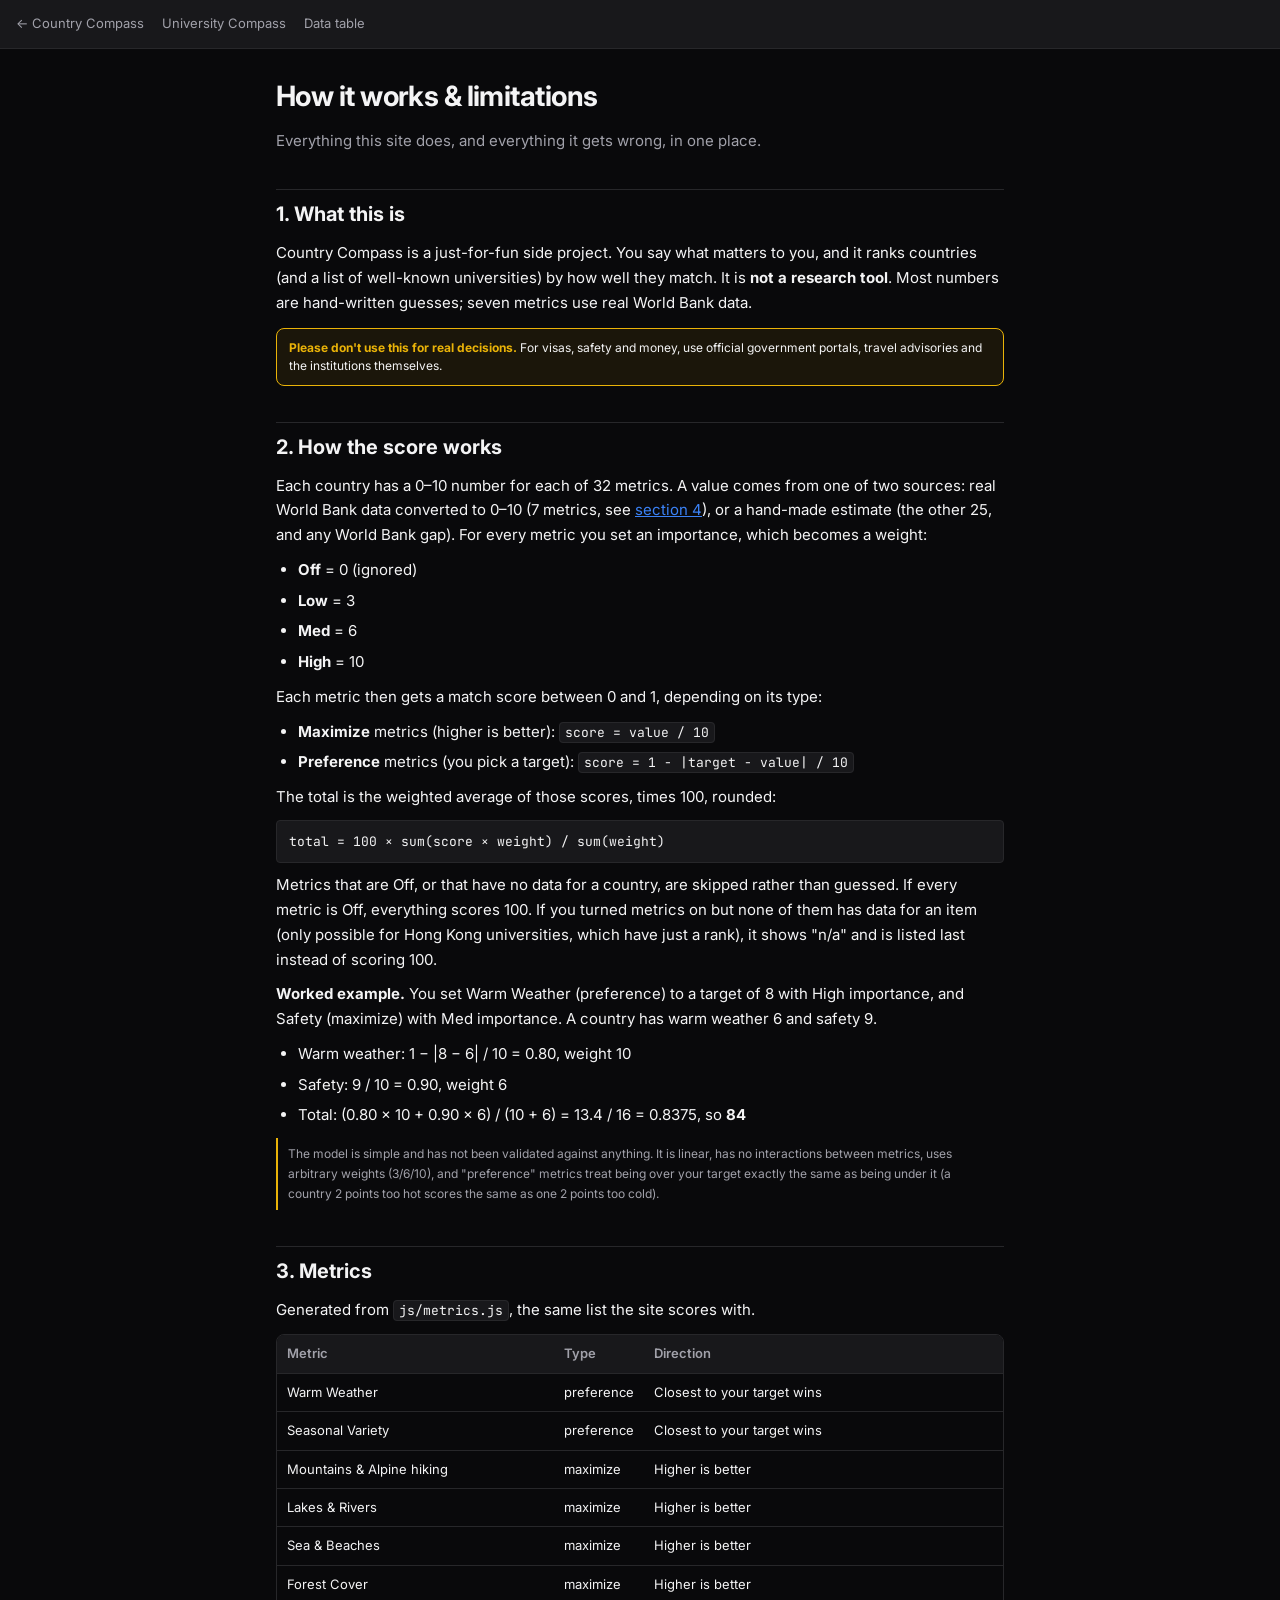
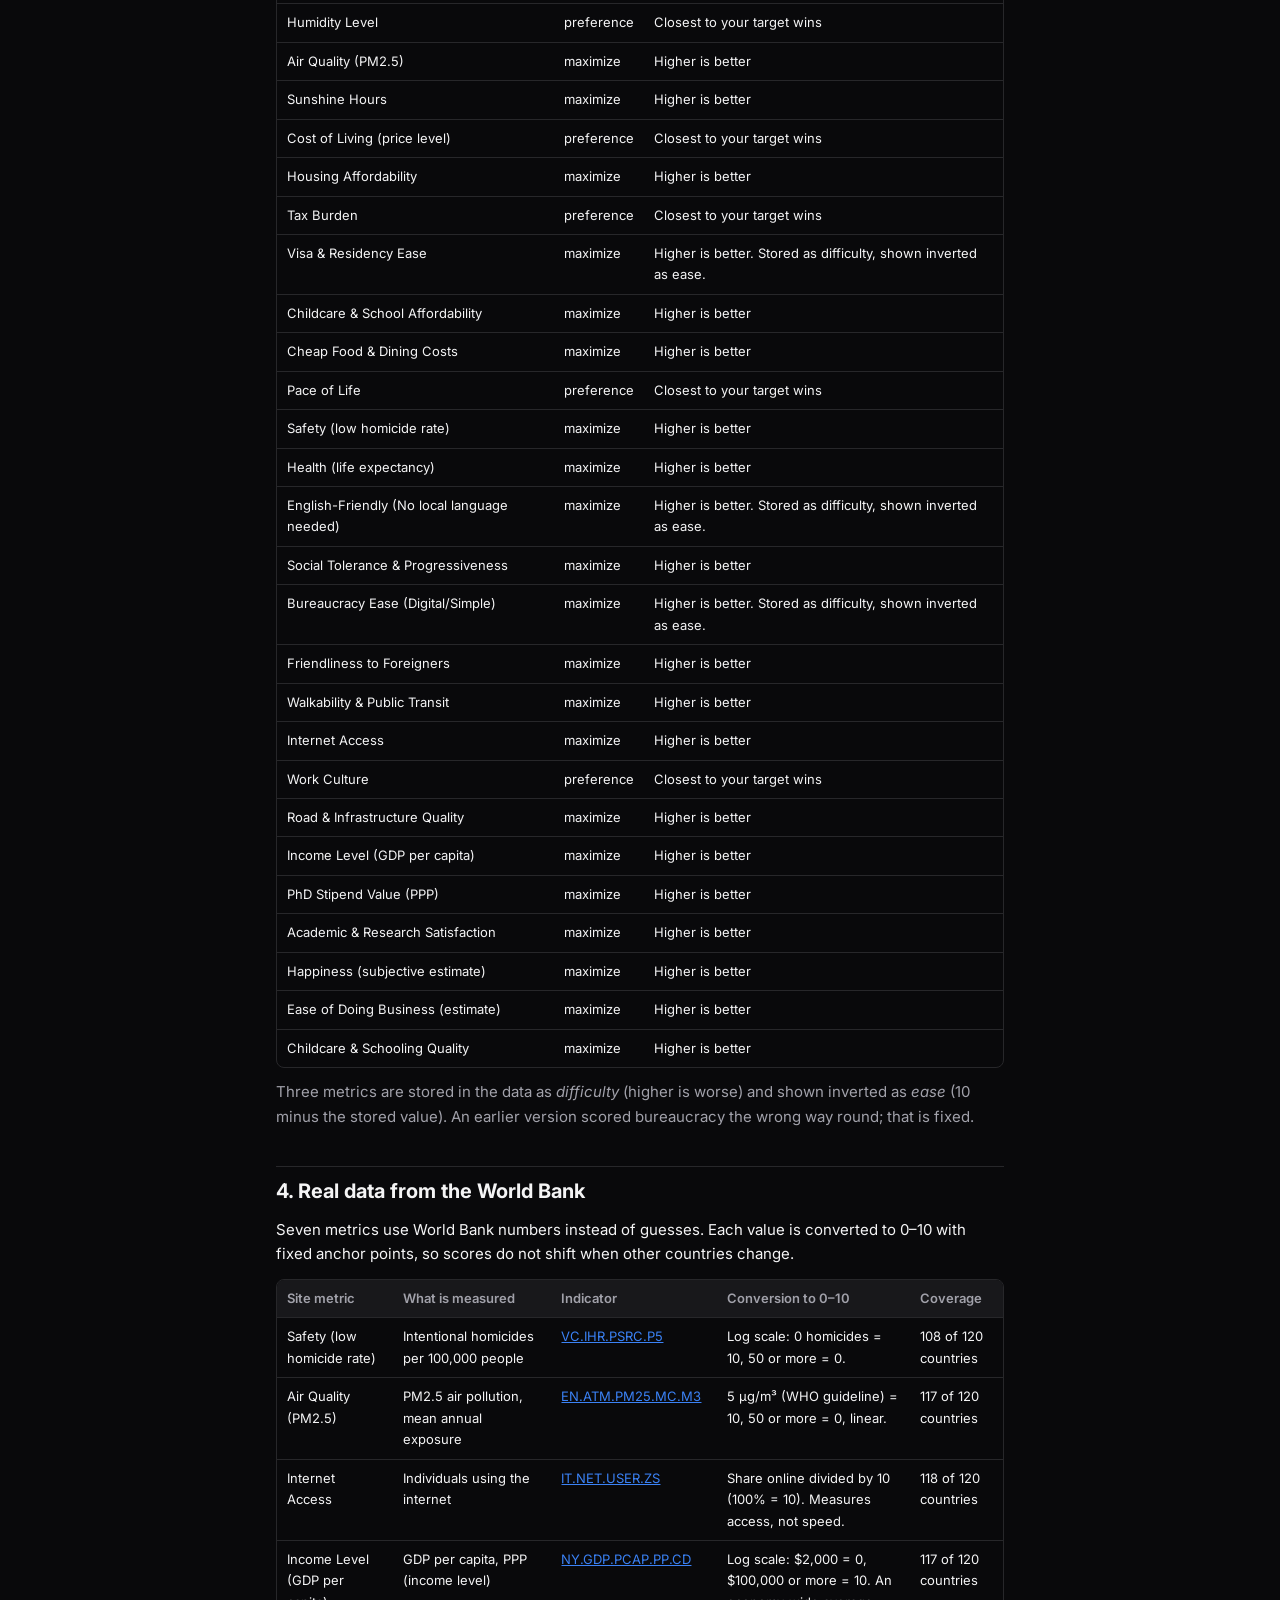
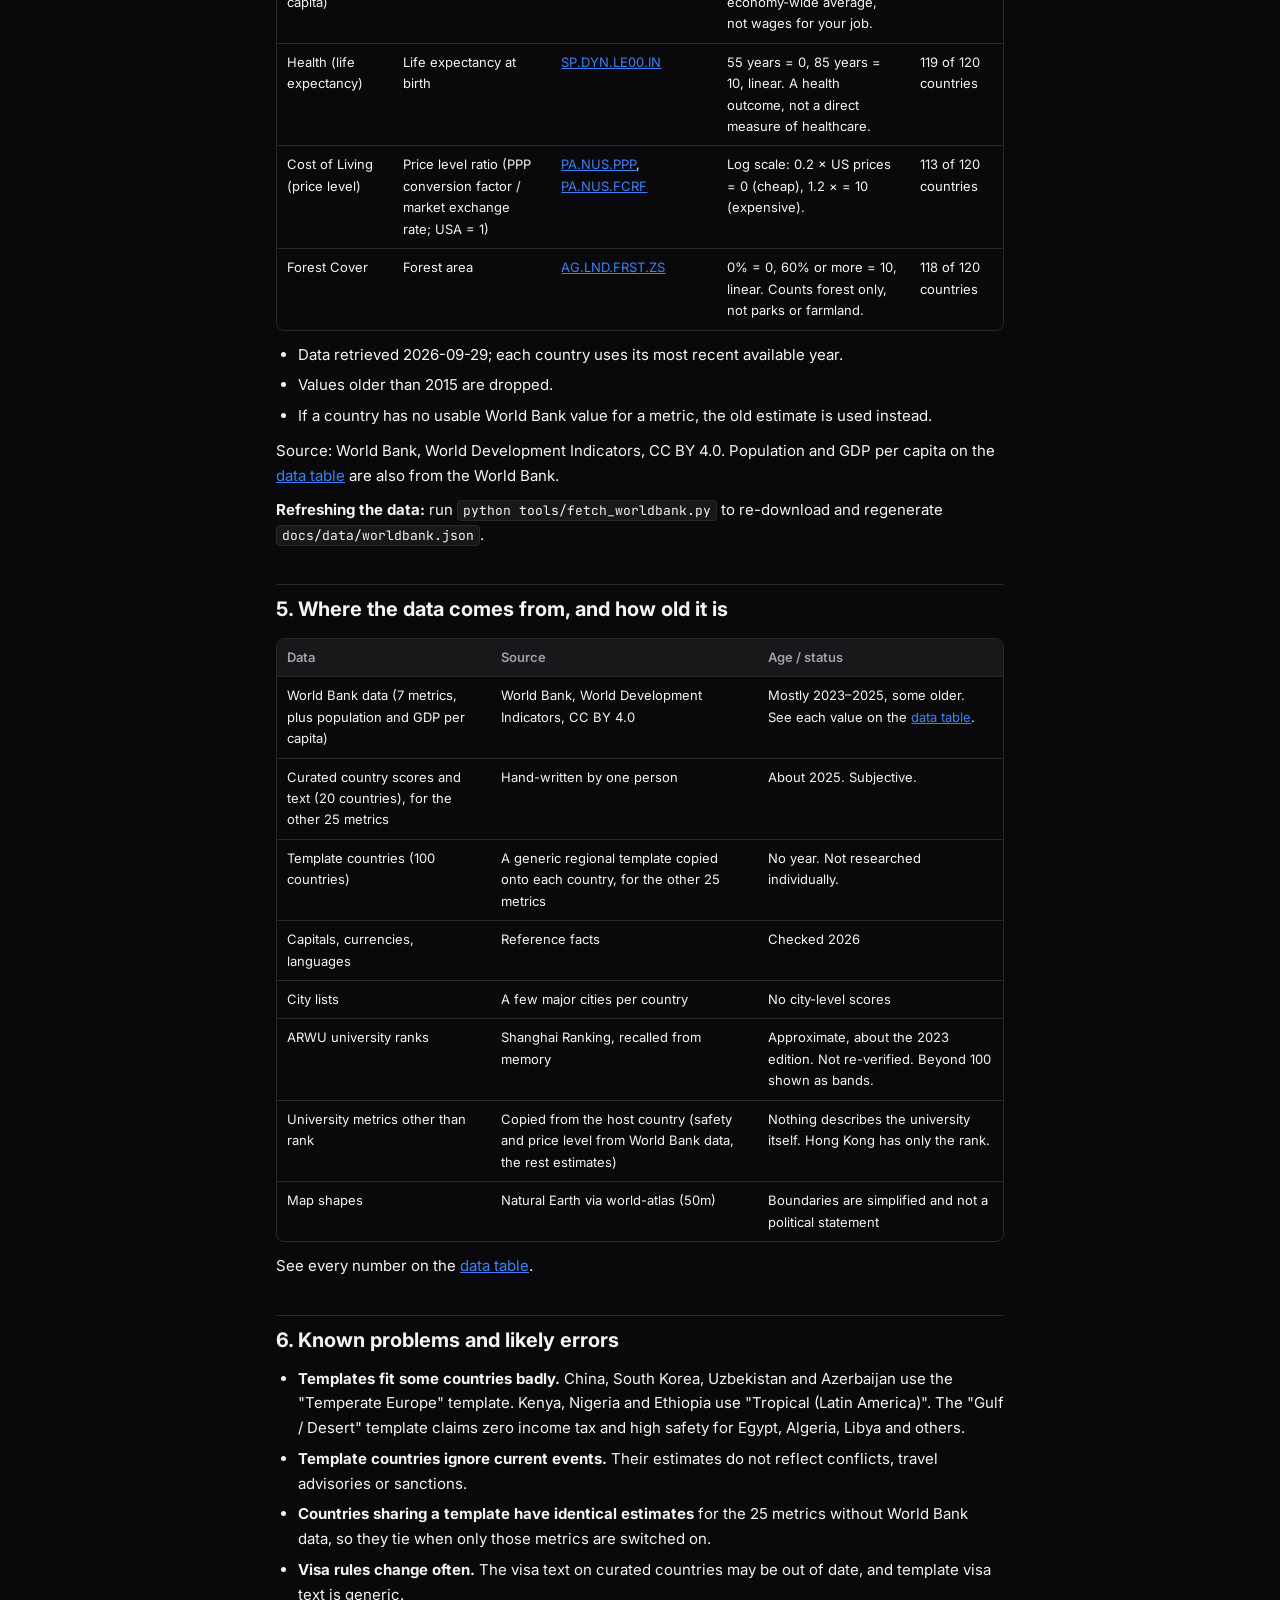
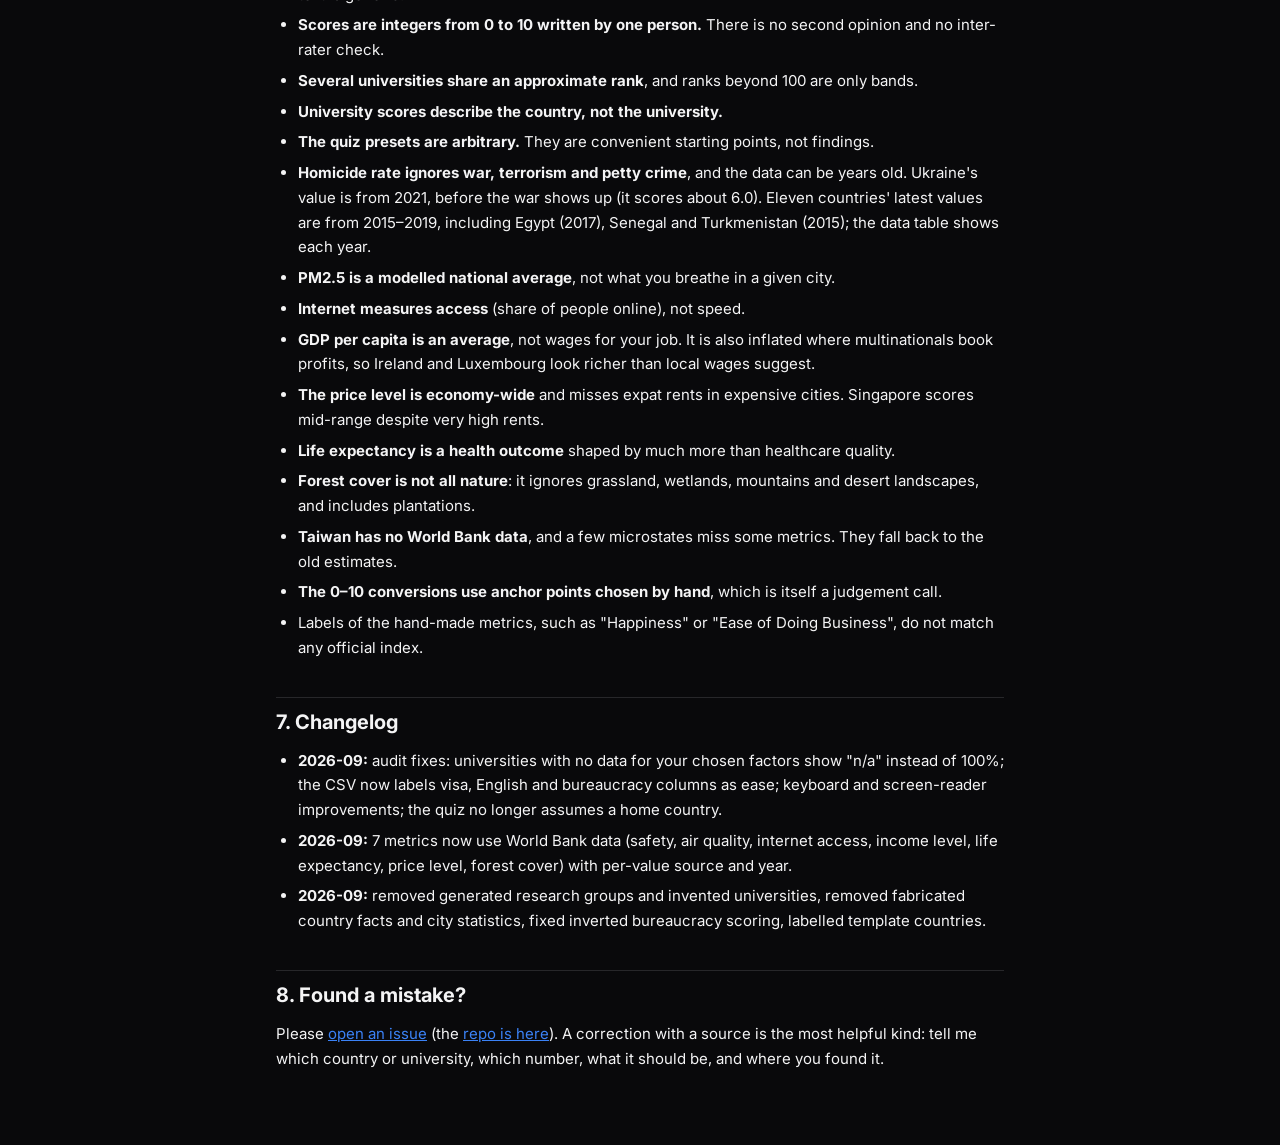
<file: docs/about.html>
<!DOCTYPE html>
<html lang="en">
<head>
  <meta charset="UTF-8">
  <meta name="viewport" content="width=device-width, initial-scale=1.0">
  <title>How It Works</title>
  <meta name="description" content="How Country Compass scores countries, where the data comes from, how old it is, and what it gets wrong.">
  <link rel="icon" href="data:image/svg+xml,<svg xmlns='http://www.w3.org/2000/svg' viewBox='0 0 100 100'><text y='.9em' font-size='90'>🧭</text></svg>">
  <meta property="og:type" content="website">
  <meta property="og:title" content="How It Works">
  <meta property="og:description" content="How Country Compass scores countries, where the data comes from, how old it is, and what it gets wrong.">
  <meta property="og:url" content="https://kazulak.github.io/country-compatibility/about.html">
  <link rel="stylesheet" href="style.css?v=13">
  <link rel="stylesheet" href="pages.css?v=2">
</head>
<body class="page">
  <nav class="page-nav" aria-label="Site">
    <a href="index.html">&larr; Country Compass</a>
    <a href="academic.html">University Compass</a>
    <a href="table.html">Data table</a>
  </nav>

  <main class="doc">
    <h1>How it works &amp; limitations</h1>
    <p class="muted">Everything this site does, and everything it gets wrong, in one place.</p>

    <h2 id="what">1. What this is</h2>
    <p>Country Compass is a just-for-fun side project. You say what matters to you, and it ranks countries (and a list of well-known universities) by how well they match. It is <strong>not a research tool</strong>. Most numbers are hand-written guesses; seven metrics use real World Bank data.</p>
    <div class="disclaimer-banner"><strong>Please don't use this for real decisions.</strong> For visas, safety and money, use official government portals, travel advisories and the institutions themselves.</div>

    <h2 id="score">2. How the score works</h2>
    <p>Each country has a 0&ndash;10 number for each of 32 metrics. A value comes from one of two sources: real World Bank data converted to 0&ndash;10 (7 metrics, see <a href="#world-bank">section 4</a>), or a hand-made estimate (the other 25, and any World Bank gap). For every metric you set an importance, which becomes a weight:</p>
    <ul>
      <li><strong>Off</strong> = 0 (ignored)</li>
      <li><strong>Low</strong> = 3</li>
      <li><strong>Med</strong> = 6</li>
      <li><strong>High</strong> = 10</li>
    </ul>
    <p>Each metric then gets a match score between 0 and 1, depending on its type:</p>
    <ul>
      <li><strong>Maximize</strong> metrics (higher is better): <code>score = value / 10</code></li>
      <li><strong>Preference</strong> metrics (you pick a target): <code>score = 1 &minus; |target &minus; value| / 10</code></li>
    </ul>
    <p>The total is the weighted average of those scores, times 100, rounded:</p>
    <span class="formula">total = 100 &times; sum(score &times; weight) / sum(weight)</span>
    <p>Metrics that are Off, or that have no data for a country, are skipped rather than guessed. If every metric is Off, everything scores 100. If you turned metrics on but none of them has data for an item (only possible for Hong Kong universities, which have just a rank), it shows "n/a" and is listed last instead of scoring 100.</p>

    <p><strong>Worked example.</strong> You set Warm Weather (preference) to a target of 8 with High importance, and Safety (maximize) with Med importance. A country has warm weather 6 and safety 9.</p>
    <ul>
      <li>Warm weather: 1 &minus; |8 &minus; 6| / 10 = 0.80, weight 10</li>
      <li>Safety: 9 / 10 = 0.90, weight 6</li>
      <li>Total: (0.80 &times; 10 + 0.90 &times; 6) / (10 + 6) = 13.4 / 16 = 0.8375, so <strong>84</strong></li>
    </ul>

    <div class="data-note">The model is simple and has not been validated against anything. It is linear, has no interactions between metrics, uses arbitrary weights (3/6/10), and "preference" metrics treat being over your target exactly the same as being under it (a country 2 points too hot scores the same as one 2 points too cold).</div>

    <h2 id="metrics">3. Metrics</h2>
    <p>Generated from <code>js/metrics.js</code>, the same list the site scores with.</p>
    <div class="table-scroll">
      <table>
        <thead><tr><th>Metric</th><th>Type</th><th>Direction</th></tr></thead>
        <tbody id="metrics-body"><tr><td colspan="3" class="muted">Loading&hellip;</td></tr></tbody>
      </table>
    </div>
    <p class="muted">Three metrics are stored in the data as <em>difficulty</em> (higher is worse) and shown inverted as <em>ease</em> (10 minus the stored value). An earlier version scored bureaucracy the wrong way round; that is fixed.</p>

    <h2 id="world-bank">4. Real data from the World Bank</h2>
    <p>Seven metrics use World Bank numbers instead of guesses. Each value is converted to 0&ndash;10 with fixed anchor points, so scores do not shift when other countries change.</p>
    <div class="table-scroll">
      <table>
        <thead><tr><th>Site metric</th><th>What is measured</th><th>Indicator</th><th>Conversion to 0&ndash;10</th><th>Coverage</th></tr></thead>
        <tbody id="wb-body"><tr><td colspan="5" class="muted">Loading&hellip;</td></tr></tbody>
      </table>
    </div>
    <ul id="wb-notes"></ul>
    <p>Source: World Bank, World Development Indicators, CC BY 4.0. Population and GDP per capita on the <a href="table.html">data table</a> are also from the World Bank.</p>
    <p><strong>Refreshing the data:</strong> run <code>python tools/fetch_worldbank.py</code> to re-download and regenerate <code>docs/data/worldbank.json</code>.</p>

    <h2 id="data">5. Where the data comes from, and how old it is</h2>
    <div class="table-scroll">
      <table>
        <thead><tr><th>Data</th><th>Source</th><th>Age / status</th></tr></thead>
        <tbody>
          <tr><td>World Bank data (7 metrics, plus population and GDP per capita)</td><td>World Bank, World Development Indicators, CC BY 4.0</td><td>Mostly 2023&ndash;2025, some older. See each value on the <a href="table.html">data table</a>.</td></tr>
          <tr><td>Curated country scores and text (20 countries), for the other 25 metrics</td><td>Hand-written by one person</td><td>About 2025. Subjective.</td></tr>
          <tr><td>Template countries (100 countries)</td><td>A generic regional template copied onto each country, for the other 25 metrics</td><td>No year. Not researched individually.</td></tr>
          <tr><td>Capitals, currencies, languages</td><td>Reference facts</td><td>Checked 2026</td></tr>
          <tr><td>City lists</td><td>A few major cities per country</td><td>No city-level scores</td></tr>
          <tr><td>ARWU university ranks</td><td>Shanghai Ranking, recalled from memory</td><td>Approximate, about the 2023 edition. Not re-verified. Beyond 100 shown as bands.</td></tr>
          <tr><td>University metrics other than rank</td><td>Copied from the host country (safety and price level from World Bank data, the rest estimates)</td><td>Nothing describes the university itself. Hong Kong has only the rank.</td></tr>
          <tr><td>Map shapes</td><td>Natural Earth via world-atlas (50m)</td><td>Boundaries are simplified and not a political statement</td></tr>
        </tbody>
      </table>
    </div>
    <p>See every number on the <a href="table.html">data table</a>.</p>

    <h2 id="problems">6. Known problems and likely errors</h2>
    <ul>
      <li><strong>Templates fit some countries badly.</strong> China, South Korea, Uzbekistan and Azerbaijan use the "Temperate Europe" template. Kenya, Nigeria and Ethiopia use "Tropical (Latin America)". The "Gulf / Desert" template claims zero income tax and high safety for Egypt, Algeria, Libya and others.</li>
      <li><strong>Template countries ignore current events.</strong> Their estimates do not reflect conflicts, travel advisories or sanctions.</li>
      <li><strong>Countries sharing a template have identical estimates</strong> for the 25 metrics without World Bank data, so they tie when only those metrics are switched on.</li>
      <li><strong>Visa rules change often.</strong> The visa text on curated countries may be out of date, and template visa text is generic.</li>
      <li><strong>Scores are integers from 0 to 10 written by one person.</strong> There is no second opinion and no inter-rater check.</li>
      <li><strong>Several universities share an approximate rank</strong>, and ranks beyond 100 are only bands.</li>
      <li><strong>University scores describe the country, not the university.</strong></li>
      <li><strong>The quiz presets are arbitrary.</strong> They are convenient starting points, not findings.</li>
      <li><strong>Homicide rate ignores war, terrorism and petty crime</strong>, and the data can be years old. Ukraine's value is from 2021, before the war shows up (it scores about 6.0). Eleven countries' latest values are from 2015–2019, including Egypt (2017), Senegal and Turkmenistan (2015); the data table shows each year.</li>
      <li><strong>PM2.5 is a modelled national average</strong>, not what you breathe in a given city.</li>
      <li><strong>Internet measures access</strong> (share of people online), not speed.</li>
      <li><strong>GDP per capita is an average</strong>, not wages for your job. It is also inflated where multinationals book profits, so Ireland and Luxembourg look richer than local wages suggest.</li>
      <li><strong>The price level is economy-wide</strong> and misses expat rents in expensive cities. Singapore scores mid-range despite very high rents.</li>
      <li><strong>Life expectancy is a health outcome</strong> shaped by much more than healthcare quality.</li>
      <li><strong>Forest cover is not all nature</strong>: it ignores grassland, wetlands, mountains and desert landscapes, and includes plantations.</li>
      <li><strong>Taiwan has no World Bank data</strong>, and a few microstates miss some metrics. They fall back to the old estimates.</li>
      <li><strong>The 0&ndash;10 conversions use anchor points chosen by hand</strong>, which is itself a judgement call.</li>
      <li>Labels of the hand-made metrics, such as "Happiness" or "Ease of Doing Business", do not match any official index.</li>
    </ul>

    <h2 id="changelog">7. Changelog</h2>
    <ul>
      <li><strong>2026-09:</strong> audit fixes: universities with no data for your chosen factors show "n/a" instead of 100%; the CSV now labels visa, English and bureaucracy columns as ease; keyboard and screen-reader improvements; the quiz no longer assumes a home country.</li>
      <li><strong>2026-09:</strong> 7 metrics now use World Bank data (safety, air quality, internet access, income level, life expectancy, price level, forest cover) with per-value source and year.</li>
      <li><strong>2026-09:</strong> removed generated research groups and invented universities, removed fabricated country facts and city statistics, fixed inverted bureaucracy scoring, labelled template countries.</li>
    </ul>

    <h2 id="mistake">8. Found a mistake?</h2>
    <p>Please <a href="https://github.com/kazulak/country-compatibility/issues/new">open an issue</a> (the <a href="https://github.com/kazulak/country-compatibility">repo is here</a>). A correction with a source is the most helpful kind: tell me which country or university, which number, what it should be, and where you found it.</p>
  </main>

  <script type="module">
    import { METRICS, INVERTED } from "./js/metrics.js";
    import { escapeHTML, loadJSON } from "./js/engine.js";

    const body = document.getElementById("metrics-body");
    body.innerHTML = Object.entries(METRICS).map(([key, m]) => {
      const inverted = INVERTED.includes(key);
      const direction = m.type === "preference"
        ? "Closest to your target wins"
        : "Higher is better";
      const note = inverted ? `${direction}. Stored as difficulty, shown inverted as ease.` : direction;
      return `<tr><td>${escapeHTML(m.label)}</td><td>${escapeHTML(m.type)}</td><td>${escapeHTML(note)}</td></tr>`;
    }).join("");

    // ---- World Bank table, built from worldbank.json ----
    Promise.all([loadJSON("data/worldbank.json"), loadJSON("data/countries.json")]).then(([wb, site]) => {
      const meta = wb.meta;
      const total = site.countries.length;
      const counts = {};
      for (const c of Object.values(wb.countries)) {
        for (const key of Object.keys(c.metrics || {})) counts[key] = (counts[key] || 0) + 1;
      }
      document.getElementById("wb-body").innerHTML = Object.entries(meta.metrics).map(([key, m]) => {
        const codes = (m.indicators || []).map(code =>
          `<a href="https://data.worldbank.org/indicator/${encodeURIComponent(code)}">${escapeHTML(code)}</a>`).join(", ");
        const label = METRICS[key] ? METRICS[key].label : key;
        return `<tr><td>${escapeHTML(label)}</td><td>${escapeHTML(m.measure)}</td><td>${codes}</td><td>${escapeHTML(m.transform)}</td><td>${counts[key] || 0} of ${total} countries</td></tr>`;
      }).join("");
      document.getElementById("wb-notes").innerHTML = [
        `Data retrieved ${escapeHTML(meta.retrieved)}; each country uses its most recent available year.`,
        `Values older than ${escapeHTML(meta.minYear)} are dropped.`,
        "If a country has no usable World Bank value for a metric, the old estimate is used instead.",
      ].map(t => `<li>${t}</li>`).join("");
    }).catch(() => {
      document.getElementById("wb-body").innerHTML = '<tr><td colspan="5" class="muted">Could not load worldbank.json.</td></tr>';
    });
  </script>
</body>
</html>
</file>
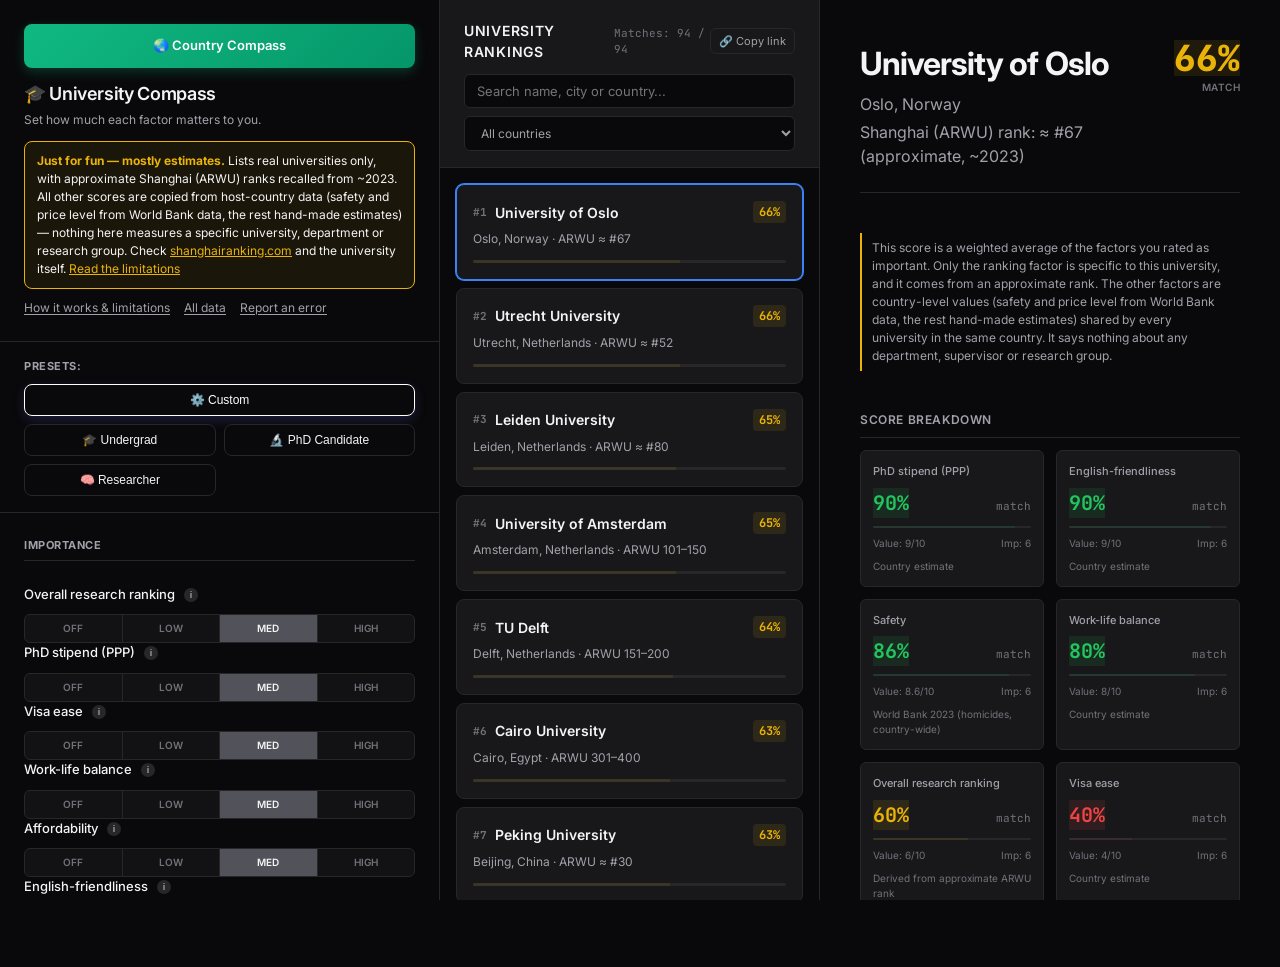
<file: docs/academic.html>
<!DOCTYPE html>
<html lang="en">
<head>
  <meta charset="UTF-8">
  <meta name="viewport" content="width=device-width, initial-scale=1.0">
  <title>University Compass</title>
  <meta name="description" content="A just-for-fun comparison of real universities by approximate Shanghai (ARWU) rank plus host-country data (partly World Bank figures, mostly rough estimates).">
  <link rel="icon" href="data:image/svg+xml,<svg xmlns='http://www.w3.org/2000/svg' viewBox='0 0 100 100'><text y='.9em' font-size='90'>🧭</text></svg>">
  <meta property="og:type" content="website">
  <meta property="og:title" content="University Compass">
  <meta property="og:description" content="A just-for-fun comparison of real universities by approximate Shanghai (ARWU) rank plus host-country data (partly World Bank figures, mostly rough estimates).">
  <meta property="og:url" content="https://kazulak.github.io/country-compatibility/academic.html">
  <link rel="stylesheet" href="style.css?v=13">
</head>
<body>
  <div class="app-container">

    <aside class="preferences-panel">
      <header class="panel-header">
        <div class="header-top-row">
          <a href="index.html" class="nav-switch-btn">🌏 Country Compass</a>
        </div>
        <h1>🎓 University Compass</h1>
        <p>Set how much each factor matters to you.</p>
        <div class="disclaimer-banner" role="note"><strong>Just for fun — mostly estimates.</strong> Lists real universities only, with approximate Shanghai (ARWU) ranks recalled from ~2023. All other scores are copied from host-country data (safety and price level from World Bank data, the rest hand-made estimates) — nothing here measures a specific university, department or research group. Check <a href="https://www.shanghairanking.com/">shanghairanking.com</a> and the university itself. <a href="about.html">Read the limitations</a></div>
        <nav class="page-links" aria-label="About this site">
          <a href="about.html">How it works &amp; limitations</a>
          <a href="table.html">All data</a>
          <a href="https://github.com/kazulak/country-compatibility/issues/new" target="_blank" rel="noopener noreferrer">Report an error</a>
        </nav>
      </header>

      <div class="persona-panel">
        <span class="persona-label">Presets:</span>
        <div class="persona-grid">
          <button type="button" class="persona-btn active" data-persona="custom" aria-pressed="true">⚙️ Custom</button>
          <button type="button" class="persona-btn" data-persona="undergrad" aria-pressed="false">🎓 Undergrad</button>
          <button type="button" class="persona-btn" data-persona="phd" aria-pressed="false">🔬 PhD Candidate</button>
          <button type="button" class="persona-btn" data-persona="researcher" aria-pressed="false">🧠 Researcher</button>
        </div>
      </div>

      <form id="preferences-form" class="preferences-form" onsubmit="return false;">
        <section class="form-section">
          <div class="section-header-row">
            <h2 class="section-title">Importance</h2>
          </div>
          <div id="preference-list"><!-- built by academic.js --></div>
        </section>
      </form>
    </aside>

    <main class="main-display">
      <section class="results-panel" aria-label="Compatibility Rankings">
        <header class="results-header-container">
          <div class="results-header">
            <h2>University Rankings</h2>
            <span class="results-count" id="results-count">Loading...</span>
            <button type="button" class="share-btn" id="copy-link-btn" title="Copy a link to these settings">🔗 Copy link</button>
          </div>
          <div class="search-filter-controls">
            <input type="text" id="search-input" class="search-input" placeholder="Search name, city or country..." aria-label="Search">
            <select id="filter-country" class="filter-select" aria-label="Filter by country">
              <option value="all">All countries</option>
            </select>
          </div>
        </header>
        <div id="results-list" class="results-list"></div>
      </section>

      <section id="details-panel" class="details-panel" aria-label="University Details">
        <div class="empty-state">
          <svg width="48" height="48" viewBox="0 0 24 24" fill="none" stroke="currentColor" stroke-width="1.5" stroke-linecap="round" stroke-linejoin="round">
            <path d="M22 10v6M2 10l10-5 10 5-10 5z"></path>
            <path d="M6 12v5c0 2 2 3 6 3s6-1 6-3v-5"></path>
          </svg>
          <p>Select a university to see its approximate ARWU band and how the score was calculated.</p>
        </div>
      </section>
    </main>
  </div>

  <script type="module" src="js/academic.js?v=2"></script>
</body>
</html>
</file>
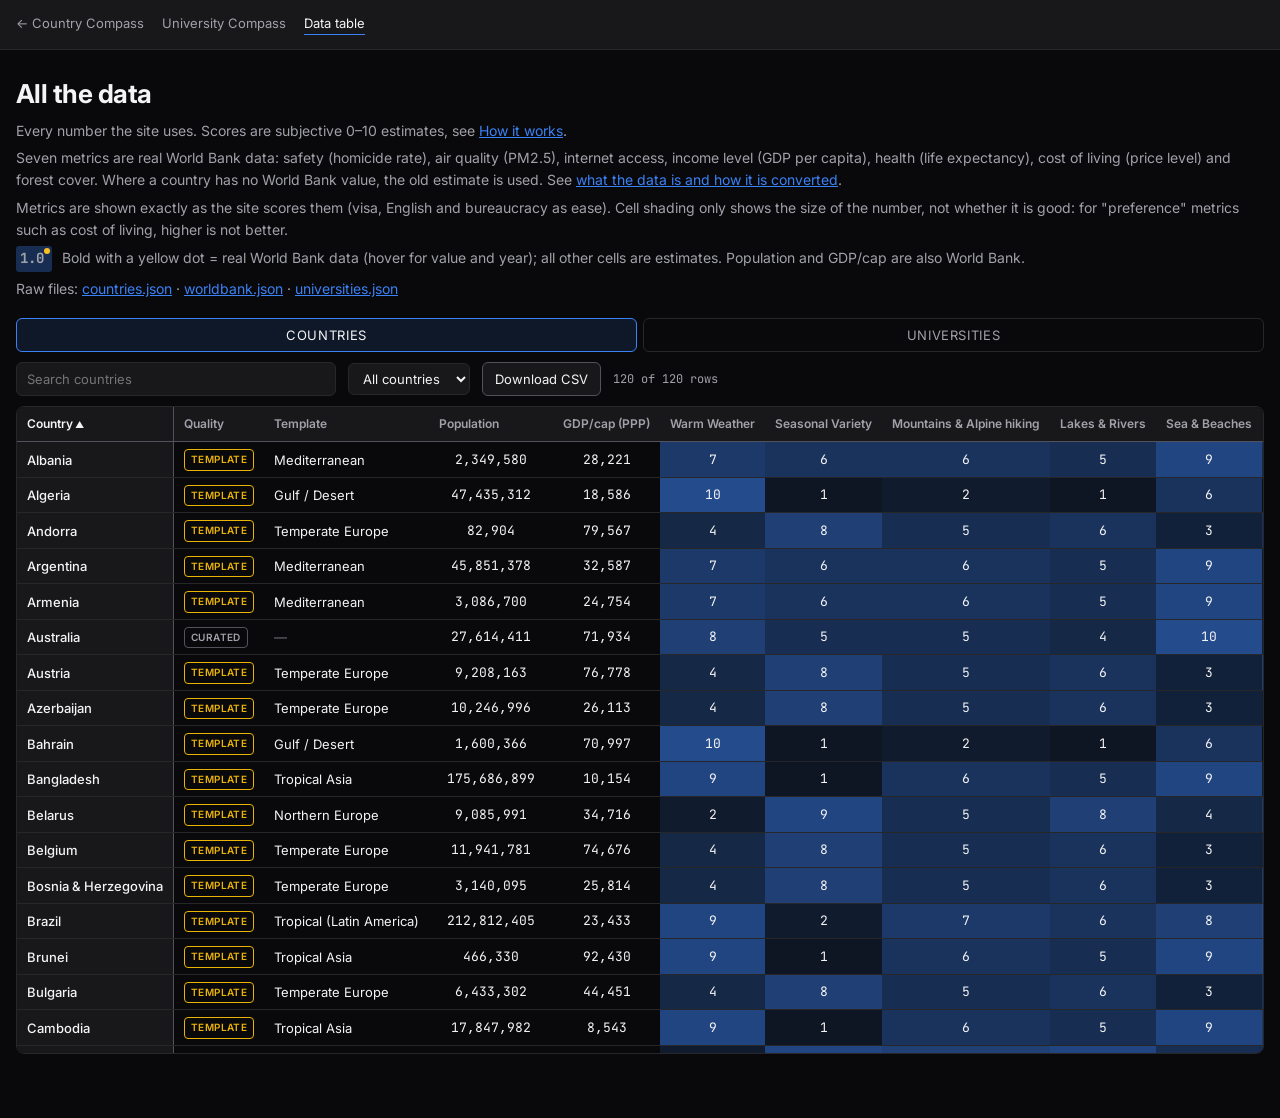
<file: docs/table.html>
<!DOCTYPE html>
<html lang="en">
<head>
  <meta charset="UTF-8">
  <meta name="viewport" content="width=device-width, initial-scale=1.0">
  <title>Data Table</title>
  <meta name="description" content="Every number Country Compass uses: World Bank data and hand-made estimates, sortable, with CSV download.">
  <link rel="icon" href="data:image/svg+xml,<svg xmlns='http://www.w3.org/2000/svg' viewBox='0 0 100 100'><text y='.9em' font-size='90'>🧭</text></svg>">
  <meta property="og:type" content="website">
  <meta property="og:title" content="Data Table">
  <meta property="og:description" content="Every number Country Compass uses: World Bank data and hand-made estimates, sortable, with CSV download.">
  <meta property="og:url" content="https://kazulak.github.io/country-compatibility/table.html">
  <link rel="stylesheet" href="style.css?v=13">
  <link rel="stylesheet" href="pages.css?v=2">
</head>
<body class="page">
  <nav class="page-nav" aria-label="Site">
    <a href="index.html">&larr; Country Compass</a>
    <a href="academic.html">University Compass</a>
    <a href="table.html" aria-current="page">Data table</a>
  </nav>

  <main class="wide">
    <h1>All the data</h1>
    <p>Every number the site uses. Scores are subjective 0&ndash;10 estimates, see <a href="about.html">How it works</a>.</p>
    <p>Seven metrics are real World Bank data: safety (homicide rate), air quality (PM2.5), internet access, income level (GDP per capita), health (life expectancy), cost of living (price level) and forest cover. Where a country has no World Bank value, the old estimate is used. See <a href="about.html#world-bank">what the data is and how it is converted</a>.</p>
    <p>Metrics are shown exactly as the site scores them (visa, English and bureaucracy as ease). Cell shading only shows the size of the number, not whether it is good: for "preference" metrics such as cost of living, higher is not better.</p>
    <p class="legend"><span class="wb-key">1.0</span> Bold with a yellow dot = real World Bank data (hover for value and year); all other cells are estimates. Population and GDP/cap are also World Bank.</p>
    <p class="downloads">Raw files: <a href="data/countries.json">countries.json</a> &middot; <a href="data/worldbank.json">worldbank.json</a> &middot; <a href="data/universities.json">universities.json</a></p>

    <div class="tabs" role="tablist" aria-label="Table">
      <button type="button" class="tab-btn" role="tab" id="tab-countries" aria-controls="panel-countries" aria-selected="true">Countries</button>
      <button type="button" class="tab-btn" role="tab" id="tab-universities" aria-controls="panel-universities" aria-selected="false">Universities</button>
    </div>

    <div id="load-error" class="data-note" hidden></div>

    <section id="panel-countries" role="tabpanel" aria-labelledby="tab-countries">
      <div class="controls">
        <input type="search" id="country-search" placeholder="Search countries" aria-label="Search countries">
        <select id="country-filter" aria-label="Quality filter">
          <option value="all">All countries</option>
          <option value="curated">Curated only</option>
        </select>
        <button type="button" id="country-csv">Download CSV</button>
        <span class="row-count" id="country-count" aria-live="polite"></span>
      </div>
      <div class="table-wrap">
        <table class="data-table">
          <thead><tr id="country-head"></tr></thead>
          <tbody id="country-body"></tbody>
        </table>
      </div>
    </section>

    <section id="panel-universities" role="tabpanel" aria-labelledby="tab-universities" hidden>
      <div class="controls">
        <input type="search" id="uni-search" placeholder="Search universities" aria-label="Search universities">
        <button type="button" id="uni-csv">Download CSV</button>
        <span class="row-count" id="uni-count" aria-live="polite"></span>
      </div>
      <p class="muted">ARWU ranks are approximate, recalled from about the 2023 edition and not re-verified.</p>
      <div class="table-wrap">
        <table class="data-table">
          <thead><tr id="uni-head"></tr></thead>
          <tbody id="uni-body"></tbody>
        </table>
      </div>
    </section>
  </main>

  <script type="module" src="js/table.js?v=2"></script>
</body>
</html>
</file>
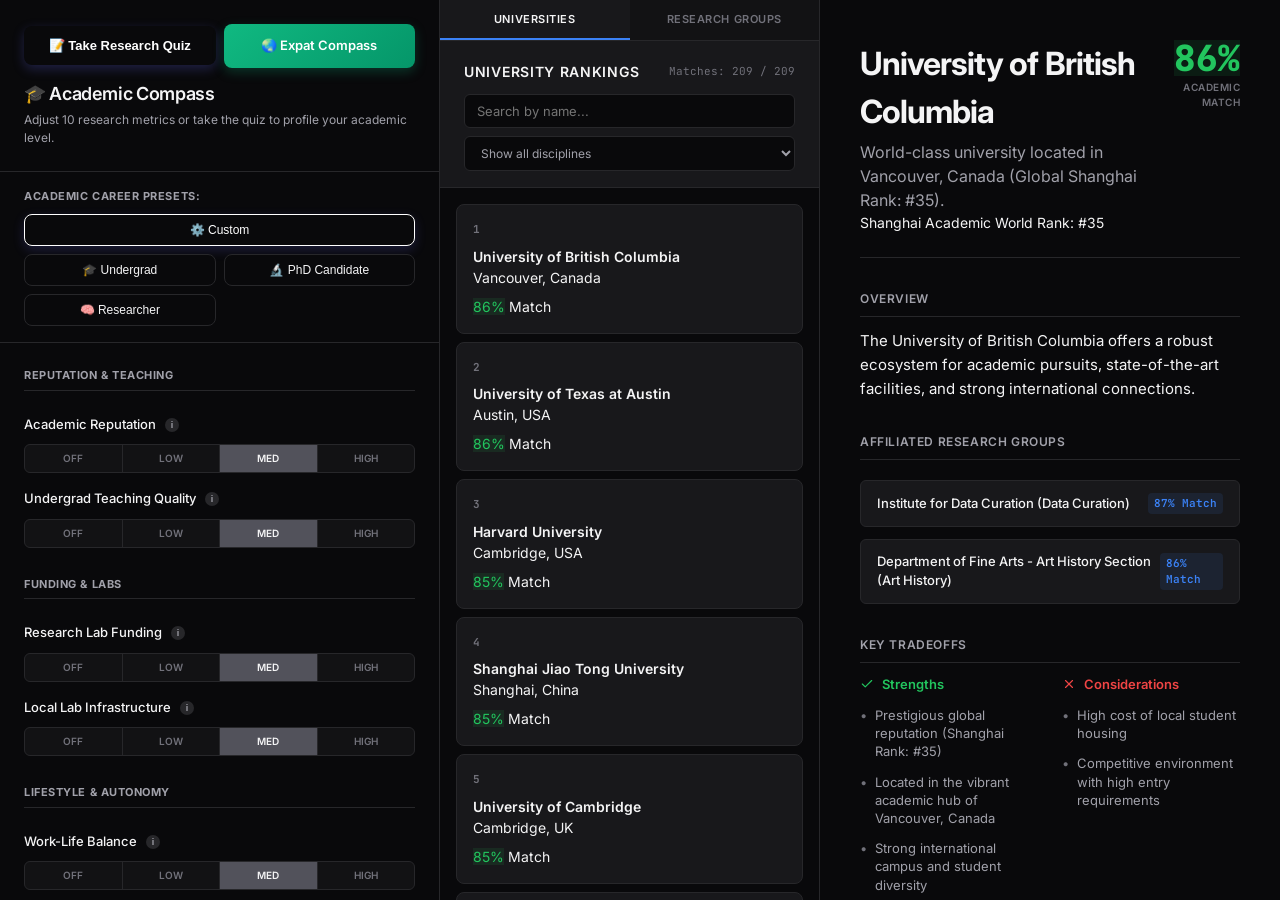
<file: prod/academic.html>
<!DOCTYPE html>
<html lang="en">
<head>
  <meta charset="UTF-8">
  <meta name="viewport" content="width=device-width, initial-scale=1.0">
  <title>Academic &amp; Research Group Compass</title>
    <meta http-equiv="Cache-Control" content="no-cache, no-store, must-revalidate">
    <meta http-equiv="Pragma" content="no-cache">
    <meta http-equiv="Expires" content="0">
  <meta name="description" content="Evaluate move-in compatibility and research profiles for top global universities, faculties, and specific research groups.">
  <link rel="stylesheet" href="style.css?v=3">
  <link rel="preconnect" href="https://fonts.googleapis.com">
  <link rel="preconnect" href="https://fonts.gstatic.com" crossorigin>
  <link href="https://fonts.googleapis.com/css2?family=Outfit:wght@300;400;500;600;700&family=JetBrains+Mono:wght@400;500;600&display=swap" rel="stylesheet">
</head>
<body>
  
  <!-- Main Grid Wrapper -->
  <div class="app-container">
    
    <!-- Sidebar: Preferences Inputs -->
    <aside class="preferences-panel">
      <header class="panel-header">
        <div class="header-top-row">
          <button type="button" class="quiz-trigger-btn large" id="open-quiz-btn">📝 Take Research Quiz</button>
          <a href="life.html" class="nav-switch-btn">🌏 Expat Compass</a>
        </div>
        <h1>🎓 Academic Compass</h1>
        <p>Adjust 10 research metrics or take the quiz to profile your academic level.</p>
      </header>

      <!-- Academic Career Presets -->
      <div class="persona-panel">
        <span class="persona-label">Academic Career Presets:</span>
        <div class="persona-grid">
          <button type="button" class="persona-btn active" data-persona="custom" aria-pressed="true">⚙️ Custom</button>
          <button type="button" class="persona-btn" data-persona="undergrad" aria-pressed="false">🎓 Undergrad</button>
          <button type="button" class="persona-btn" data-persona="phd" aria-pressed="false">🔬 PhD Candidate</button>
          <button type="button" class="persona-btn" data-persona="researcher" aria-pressed="false">🧠 Researcher</button>
        </div>
      </div>
      
      <form id="preferences-form" class="preferences-form" onsubmit="return false;">
        
        <!-- SECTION 1: REPUTATION & TEACHING -->
        <section class="form-section">
          <div class="section-header-row">
            <h2 class="section-title">Reputation &amp; Teaching</h2>
          </div>
          
          <!-- Academic Reputation -->
          <div class="preference-item">
            <div class="pref-label-row">
              <span class="pref-name" id="label-academic_reputation">
                Academic Reputation
                <button type="button" class="info-btn" data-info="academic_reputation" aria-label="Show description">i</button>
              </span>
            </div>
            <div class="metric-info-box" id="info-academic_reputation" hidden>
              Prestige based on the Shanghai Academic Ranking of World Universities (ARWU) list.
            </div>
            <div class="pref-controls">
              <div class="importance-select" style="width: 100%;">
                <input type="radio" id="imp-academic_reputation-0" name="imp-academic_reputation" value="0" hidden>
                <label for="imp-academic_reputation-0" class="importance-pill" style="flex: 1;">Off</label>
                <input type="radio" id="imp-academic_reputation-3" name="imp-academic_reputation" value="3" hidden>
                <label for="imp-academic_reputation-3" class="importance-pill" style="flex: 1;">Low</label>
                <input type="radio" id="imp-academic_reputation-6" name="imp-academic_reputation" value="6" checked hidden>
                <label for="imp-academic_reputation-6" class="importance-pill" style="flex: 1;">Med</label>
                <input type="radio" id="imp-academic_reputation-10" name="imp-academic_reputation" value="10" hidden>
                <label for="imp-academic_reputation-10" class="importance-pill" style="flex: 1;">High</label>
              </div>
            </div>
          </div>

          <!-- Undergrad Experience -->
          <div class="preference-item">
            <div class="pref-label-row">
              <span class="pref-name" id="label-undergrad_experience">
                Undergrad Teaching Quality
                <button type="button" class="info-btn" data-info="undergrad_experience" aria-label="Show description">i</button>
              </span>
            </div>
            <div class="metric-info-box" id="info-undergrad_experience" hidden>
              Teaching focus, tutorial systems, and student life quality for undergraduate programs.
            </div>
            <div class="pref-controls">
              <div class="importance-select" style="width: 100%;">
                <input type="radio" id="imp-undergrad_experience-0" name="imp-undergrad_experience" value="0" hidden>
                <label for="imp-undergrad_experience-0" class="importance-pill" style="flex: 1;">Off</label>
                <input type="radio" id="imp-undergrad_experience-3" name="imp-undergrad_experience" value="3" hidden>
                <label for="imp-undergrad_experience-3" class="importance-pill" style="flex: 1;">Low</label>
                <input type="radio" id="imp-undergrad_experience-6" name="imp-undergrad_experience" value="6" checked hidden>
                <label for="imp-undergrad_experience-6" class="importance-pill" style="flex: 1;">Med</label>
                <input type="radio" id="imp-undergrad_experience-10" name="imp-undergrad_experience" value="10" hidden>
                <label for="imp-undergrad_experience-10" class="importance-pill" style="flex: 1;">High</label>
              </div>
            </div>
          </div>
        </section>

        <!-- SECTION 2: FUNDING & INFRASTRUCTURE -->
        <section class="form-section">
          <div class="section-header-row">
            <h2 class="section-title">Funding &amp; Labs</h2>
          </div>
          
          <!-- Research Funding -->
          <div class="preference-item">
            <div class="pref-label-row">
              <span class="pref-name" id="label-research_funding">
                Research Lab Funding
                <button type="button" class="info-btn" data-info="research_funding" aria-label="Show description">i</button>
              </span>
            </div>
            <div class="metric-info-box" id="info-research_funding" hidden>
              Availability of research grants, lab budgets, and hardware purchase support.
            </div>
            <div class="pref-controls">
              <div class="importance-select" style="width: 100%;">
                <input type="radio" id="imp-research_funding-0" name="imp-research_funding" value="0" hidden>
                <label for="imp-research_funding-0" class="importance-pill" style="flex: 1;">Off</label>
                <input type="radio" id="imp-research_funding-3" name="imp-research_funding" value="3" hidden>
                <label for="imp-research_funding-3" class="importance-pill" style="flex: 1;">Low</label>
                <input type="radio" id="imp-research_funding-6" name="imp-research_funding" value="6" checked hidden>
                <label for="imp-research_funding-6" class="importance-pill" style="flex: 1;">Med</label>
                <input type="radio" id="imp-research_funding-10" name="imp-research_funding" value="10" hidden>
                <label for="imp-research_funding-10" class="importance-pill" style="flex: 1;">High</label>
              </div>
            </div>
          </div>

          <!-- Local Infrastructure -->
          <div class="preference-item">
            <div class="pref-label-row">
              <span class="pref-name" id="label-local_infrastructure">
                Local Lab Infrastructure
                <button type="button" class="info-btn" data-info="local_infrastructure" aria-label="Show description">i</button>
              </span>
            </div>
            <div class="metric-info-box" id="info-local_infrastructure" hidden>
              Quality of lab hardware, cleanrooms, compute clusters, and libraries.
            </div>
            <div class="pref-controls">
              <div class="importance-select" style="width: 100%;">
                <input type="radio" id="imp-local_infrastructure-0" name="imp-local_infrastructure" value="0" hidden>
                <label for="imp-local_infrastructure-0" class="importance-pill" style="flex: 1;">Off</label>
                <input type="radio" id="imp-local_infrastructure-3" name="imp-local_infrastructure" value="3" hidden>
                <label for="imp-local_infrastructure-3" class="importance-pill" style="flex: 1;">Low</label>
                <input type="radio" id="imp-local_infrastructure-6" name="imp-local_infrastructure" value="6" checked hidden>
                <label for="imp-local_infrastructure-6" class="importance-pill" style="flex: 1;">Med</label>
                <input type="radio" id="imp-local_infrastructure-10" name="imp-local_infrastructure" value="10" hidden>
                <label for="imp-local_infrastructure-10" class="importance-pill" style="flex: 1;">High</label>
              </div>
            </div>
          </div>
        </section>

        <!-- SECTION 3: LIFESTYLE & FREEDOM -->
        <section class="form-section">
          <div class="section-header-row">
            <h2 class="section-title">Lifestyle &amp; Autonomy</h2>
          </div>
          
          <!-- Work-Life Balance -->
          <div class="preference-item">
            <div class="pref-label-row">
              <span class="pref-name" id="label-work_life_balance">
                Work-Life Balance
                <button type="button" class="info-btn" data-info="work_life_balance" aria-label="Show description">i</button>
              </span>
            </div>
            <div class="metric-info-box" id="info-work_life_balance" hidden>
              Acceptable working hours, lower stress, and respect for weekends in the lab.
            </div>
            <div class="pref-controls">
              <div class="importance-select" style="width: 100%;">
                <input type="radio" id="imp-work_life_balance-0" name="imp-work_life_balance" value="0" hidden>
                <label for="imp-work_life_balance-0" class="importance-pill" style="flex: 1;">Off</label>
                <input type="radio" id="imp-work_life_balance-3" name="imp-work_life_balance" value="3" hidden>
                <label for="imp-work_life_balance-3" class="importance-pill" style="flex: 1;">Low</label>
                <input type="radio" id="imp-work_life_balance-6" name="imp-work_life_balance" value="6" checked hidden>
                <label for="imp-work_life_balance-6" class="importance-pill" style="flex: 1;">Med</label>
                <input type="radio" id="imp-work_life_balance-10" name="imp-work_life_balance" value="10" hidden>
                <label for="imp-work_life_balance-10" class="importance-pill" style="flex: 1;">High</label>
              </div>
            </div>
          </div>

          <!-- Research Freedom -->
          <div class="preference-item">
            <div class="pref-label-row">
              <span class="pref-name" id="label-research_freedom">
                Research Freedom
                <button type="button" class="info-btn" data-info="research_freedom" aria-label="Show description">i</button>
              </span>
            </div>
            <div class="metric-info-box" id="info-research_freedom" hidden>
              Autonomy to choose your own thesis topics and run self-directed studies.
            </div>
            <div class="pref-controls">
              <div class="importance-select" style="width: 100%;">
                <input type="radio" id="imp-research_freedom-0" name="imp-research_freedom" value="0" hidden>
                <label for="imp-research_freedom-0" class="importance-pill" style="flex: 1;">Off</label>
                <input type="radio" id="imp-research_freedom-3" name="imp-research_freedom" value="3" hidden>
                <label for="imp-research_freedom-3" class="importance-pill" style="flex: 1;">Low</label>
                <input type="radio" id="imp-research_freedom-6" name="imp-research_freedom" value="6" checked hidden>
                <label for="imp-research_freedom-6" class="importance-pill" style="flex: 1;">Med</label>
                <input type="radio" id="imp-research_freedom-10" name="imp-research_freedom" value="10" hidden>
                <label for="imp-research_freedom-10" class="importance-pill" style="flex: 1;">High</label>
              </div>
            </div>
          </div>
        </section>

        <!-- SECTION 4: OUTPUT & TRANSFERS -->
        <section class="form-section">
          <div class="section-header-row">
            <h2 class="section-title">Output &amp; Transfers</h2>
          </div>
          
          <!-- Publication Output -->
          <div class="preference-item">
            <div class="pref-label-row">
              <span class="pref-name" id="label-publication_output">
                Publication Output
                <button type="button" class="info-btn" data-info="publication_output" aria-label="Show description">i</button>
              </span>
            </div>
            <div class="metric-info-box" id="info-publication_output" hidden>
              History of publication in top-tier journals (Nature, Science, IEEE, ACM).
            </div>
            <div class="pref-controls">
              <div class="importance-select" style="width: 100%;">
                <input type="radio" id="imp-publication_output-0" name="imp-publication_output" value="0" hidden>
                <label for="imp-publication_output-0" class="importance-pill" style="flex: 1;">Off</label>
                <input type="radio" id="imp-publication_output-3" name="imp-publication_output" value="3" hidden>
                <label for="imp-publication_output-3" class="importance-pill" style="flex: 1;">Low</label>
                <input type="radio" id="imp-publication_output-6" name="imp-publication_output" value="6" checked hidden>
                <label for="imp-publication_output-6" class="importance-pill" style="flex: 1;">Med</label>
                <input type="radio" id="imp-publication_output-10" name="imp-publication_output" value="10" hidden>
                <label for="imp-publication_output-10" class="importance-pill" style="flex: 1;">High</label>
              </div>
            </div>
          </div>

          <!-- Industry Collaboration -->
          <div class="preference-item">
            <div class="pref-label-row">
              <span class="pref-name" id="label-industry_collaboration">
                Industry Collaboration
                <button type="button" class="info-btn" data-info="industry_collaboration" aria-label="Show description">i</button>
              </span>
            </div>
            <div class="metric-info-box" id="info-industry_collaboration" hidden>
              Collaborative research contracts, patents, startup spin-offs, and commercial ties.
            </div>
            <div class="pref-controls">
              <div class="importance-select" style="width: 100%;">
                <input type="radio" id="imp-industry_collaboration-0" name="imp-industry_collaboration" value="0" hidden>
                <label for="imp-industry_collaboration-0" class="importance-pill" style="flex: 1;">Off</label>
                <input type="radio" id="imp-industry_collaboration-3" name="imp-industry_collaboration" value="3" hidden>
                <label for="imp-industry_collaboration-3" class="importance-pill" style="flex: 1;">Low</label>
                <input type="radio" id="imp-industry_collaboration-6" name="imp-industry_collaboration" value="6" checked hidden>
                <label for="imp-industry_collaboration-6" class="importance-pill" style="flex: 1;">Med</label>
                <input type="radio" id="imp-industry_collaboration-10" name="imp-industry_collaboration" value="10" hidden>
                <label for="imp-industry_collaboration-10" class="importance-pill" style="flex: 1;">High</label>
              </div>
            </div>
          </div>
        </section>

        <!-- SECTION 5: STIPENDS & VISAS -->
        <section class="form-section">
          <div class="section-header-row">
            <h2 class="section-title">Stipends &amp; Visas</h2>
          </div>
          
          <!-- PhD Stipend -->
          <div class="preference-item">
            <div class="pref-label-row">
              <span class="pref-name" id="label-phd_stipend_ppp">
                PhD Stipend relative to PPP
                <button type="button" class="info-btn" data-info="phd_stipend_ppp" aria-label="Show description">i</button>
              </span>
            </div>
            <div class="metric-info-box" id="info-phd_stipend_ppp" hidden>
              Doctoral stipends or PhD employee salaries adjusted for local purchasing power.
            </div>
            <div class="pref-controls">
              <div class="importance-select" style="width: 100%;">
                <input type="radio" id="imp-phd_stipend_ppp-0" name="imp-phd_stipend_ppp" value="0" hidden>
                <label for="imp-phd_stipend_ppp-0" class="importance-pill" style="flex: 1;">Off</label>
                <input type="radio" id="imp-phd_stipend_ppp-3" name="imp-phd_stipend_ppp" value="3" hidden>
                <label for="imp-phd_stipend_ppp-3" class="importance-pill" style="flex: 1;">Low</label>
                <input type="radio" id="imp-phd_stipend_ppp-6" name="imp-phd_stipend_ppp" value="6" checked hidden>
                <label for="imp-phd_stipend_ppp-6" class="importance-pill" style="flex: 1;">Med</label>
                <input type="radio" id="imp-phd_stipend_ppp-10" name="imp-phd_stipend_ppp" value="10" hidden>
                <label for="imp-phd_stipend_ppp-10" class="importance-pill" style="flex: 1;">High</label>
              </div>
            </div>
          </div>

          <!-- Academic Visa Ease -->
          <div class="preference-item">
            <div class="pref-label-row">
              <span class="pref-name" id="label-visa_ease_academic">
                Academic Visa Ease
                <button type="button" class="info-btn" data-info="visa_ease_academic" aria-label="Show description">i</button>
              </span>
            </div>
            <div class="metric-info-box" id="info-visa_ease_academic" hidden>
              Simple and fast-track student/research visa processing from institutional sponsors.
            </div>
            <div class="pref-controls">
              <div class="importance-select" style="width: 100%;">
                <input type="radio" id="imp-visa_ease_academic-0" name="imp-visa_ease_academic" value="0" hidden>
                <label for="imp-visa_ease_academic-0" class="importance-pill" style="flex: 1;">Off</label>
                <input type="radio" id="imp-visa_ease_academic-3" name="imp-visa_ease_academic" value="3" hidden>
                <label for="imp-visa_ease_academic-3" class="importance-pill" style="flex: 1;">Low</label>
                <input type="radio" id="imp-visa_ease_academic-6" name="imp-visa_ease_academic" value="6" checked hidden>
                <label for="imp-visa_ease_academic-6" class="importance-pill" style="flex: 1;">Med</label>
                <input type="radio" id="imp-visa_ease_academic-10" name="imp-visa_ease_academic" value="10" hidden>
                <label for="imp-visa_ease_academic-10" class="importance-pill" style="flex: 1;">High</label>
              </div>
            </div>
          </div>
        </section>
      </form>
    </aside>

    <!-- Main Display Section -->
    <main class="main-display">
      
      <!-- List Panel: Ranked Entities -->
      <section class="results-panel" aria-label="Compatibility Rankings">
        <header class="results-header-container">
          <div class="rankings-tabs">
            <button type="button" class="tab-btn active" id="tab-country" aria-selected="true">Universities</button>
            <button type="button" class="tab-btn" id="tab-city" aria-selected="false">Research Groups</button>
          </div>
          <div class="results-header">
            <h2 id="rankings-title">University Rankings</h2>
            <span class="results-count" id="results-count">Calculated by Python...</span>
          </div>
          <div class="search-filter-controls">
            <input type="text" id="search-country" class="search-input" placeholder="Search by name..." aria-label="Search">
            <select id="filter-score" class="filter-select" aria-label="Filter by discipline">
              <option value="all">Show all disciplines</option>
              <!-- Dynamically populated from academic_domains.json -->
            </select>
          </div>
        </header>
        <div id="results-list" class="results-list">
          <!-- Dynamically populated -->
        </div>
      </section>

      <!-- Details Panel: Clicked University Details -->
      <section id="details-panel" class="details-panel" aria-label="Academic Details">
        <div class="empty-state">
          <svg width="48" height="48" viewBox="0 0 24 24" fill="none" stroke="currentColor" stroke-width="1.5" stroke-linecap="round" stroke-linejoin="round">
            <path d="M22 10v6M2 10l10-5 10 5-10 5z"></path>
            <path d="M6 12v5c0 2 2 3 6 3s6-1 6-3v-5"></path>
          </svg>
          <p>Select a university or research group from the rankings list to view in-depth academic profiles, group descriptions, pros &amp; cons, and Shanghai rankings.</p>
        </div>
      </section>
      
    </main>
  </div>

  <!-- Quiz Modal -->
  <div id="quiz-modal" class="modal-overlay" hidden>
    <div class="modal-card">
      <header class="modal-header">
        <h2>📝 Research Vibe Quiz</h2>
        <button type="button" class="close-modal-btn" id="close-quiz-btn" aria-label="Close modal">&times;</button>
      </header>
      
      <div class="modal-body">
        <!-- Progress Bar -->
        <div class="quiz-progress-bar">
          <div class="quiz-progress-fill" id="quiz-progress" style="width: 10%;"></div>
        </div>

        <form id="quiz-form" onsubmit="return false;">
          <div id="quiz-slide-container">
            <!-- All quiz slides are built dynamically by JS -->
          </div>
        </form>
      </div>

      <footer class="modal-footer">
        <button type="button" class="btn secondary" id="quiz-prev-btn" disabled>Previous</button>
        <button type="button" class="btn primary" id="quiz-next-btn">Next</button>
      </footer>
    </div>
  </div>

  <script type="module" src="js/academic_app.js?v=3"></script>
</body>
</html>
</file>
<file: docs/style.css>
/*
 * Country Compatibility Explorer - Stylesheet
 * Minimalist, typography-driven, high-contrast dark theme (Vercel/Linear style).
 */

@import url('https://fonts.googleapis.com/css2?family=Inter:wght@300;400;500;600;700&family=JetBrains+Mono:wght@400;500&display=swap');

:root {
  --bg: #09090b;
  --panel-bg: #18181b;
  --border: #27272a;
  --border-focus: #52525b;
  
  --text: #f4f4f5;
  --text-muted: #a1a1aa;
  --text-dark: #71717a;
  
  --accent: #22c55e;        /* Green for high compatibility */
  --accent-blue: #3b82f6;   /* Blue for active/selected items */
  --accent-warning: #eab308; /* Yellow for medium compatibility */
  --accent-danger: #ef4444;  /* Red for low compatibility */
  
  --font-sans: 'Inter', -apple-system, BlinkMacSystemFont, "Segoe UI", sans-serif;
  --font-mono: 'JetBrains Mono', monospace;
  
  --sidebar-width: 440px;
  --transition: all 0.2s cubic-bezier(0.16, 1, 0.3, 1);
}

* {
  box-sizing: border-box;
  margin: 0;
  padding: 0;
}

body {
  background-color: var(--bg);
  color: var(--text);
  font-family: var(--font-sans);
  font-size: 14px;
  line-height: 1.5;
  overflow: hidden;
  height: 100vh;
  width: 100vw;
  -webkit-font-smoothing: antialiased;
}

/* App Layout */
.app-container {
  display: flex;
  height: 100vh;
  width: 100vw;
}

/* Sidebar (Preferences Form) */
.preferences-panel {
  width: var(--sidebar-width);
  min-width: var(--sidebar-width);
  border-right: 1px solid var(--border);
  background-color: var(--bg);
  display: flex;
  flex-direction: column;
  height: 100%;
}

.panel-header {
  padding: 24px;
  border-bottom: 1px solid var(--border);
}

.panel-header h1 {
  font-size: 18px;
  font-weight: 600;
  letter-spacing: -0.02em;
  display: flex;
  align-items: center;
  gap: 8px;
}

.panel-header p {
  color: var(--text-muted);
  font-size: 12px;
  margin-top: 4px;
}

/* Header Top Row and Large Quiz Button */
.header-top-row {
  display: flex;
  gap: 8px;
  margin-bottom: 12px;
}

.header-top-row > * {
  flex: 1;
}

.quiz-trigger-btn.large {
  background: linear-gradient(135deg, var(--primary) 0%, #4f46e5 100%);
  color: white;
  border: none;
  padding: 12px 18px;
  font-size: 13px;
  font-weight: 600;
  border-radius: 8px;
  cursor: pointer;
  margin: 0;
  width: 100%;
  text-align: center;
  box-shadow: 0 4px 12px rgba(99, 102, 241, 0.25);
  transition: all 0.2s ease;
  display: flex;
  align-items: center;
  justify-content: center;
  gap: 8px;
}

.quiz-trigger-btn.large:hover {
  transform: translateY(-1px);
  box-shadow: 0 6px 16px rgba(99, 102, 241, 0.4);
  background: linear-gradient(135deg, #4f46e5 0%, #4338ca 100%);
}

.nav-switch-btn {
  background: linear-gradient(135deg, #10b981 0%, #059669 100%);
  color: white;
  border: none;
  padding: 12px 18px;
  font-size: 13px;
  font-weight: 600;
  border-radius: 8px;
  cursor: pointer;
  margin: 0;
  width: 100%;
  text-align: center;
  box-shadow: 0 4px 12px rgba(16, 185, 129, 0.25);
  transition: all 0.2s ease;
  display: flex;
  align-items: center;
  justify-content: center;
  gap: 8px;
  text-decoration: none;
}

.nav-switch-btn:hover {
  transform: translateY(-1px);
  box-shadow: 0 6px 16px rgba(16, 185, 129, 0.4);
  background: linear-gradient(135deg, #059669 0%, #047857 100%);
}

/* Persona Panel styles */
.persona-panel {
  padding: 16px 24px;
  background-color: var(--card-bg);
  border-bottom: 1px solid var(--border);
  display: flex;
  flex-direction: column;
  gap: 10px;
}

.persona-label {
  font-size: 11px;
  font-weight: 700;
  text-transform: uppercase;
  letter-spacing: 0.05em;
  color: var(--text-muted);
}

.persona-grid {
  display: grid;
  grid-template-columns: repeat(2, 1fr);
  gap: 8px;
}

.persona-grid button {
  padding: 8px 12px;
  font-size: 12px;
  font-weight: 500;
  color: var(--text);
  background-color: var(--bg);
  border: 1.5px solid var(--border);
  border-radius: 8px;
  cursor: pointer;
  display: flex;
  align-items: center;
  justify-content: center;
  gap: 6px;
  transition: all 0.2s ease;
  white-space: nowrap;
}

.persona-grid button[data-persona="custom"] {
  grid-column: span 2;
}

.persona-grid button:hover {
  border-color: var(--primary);
  background-color: rgba(99, 102, 241, 0.05);
}

.persona-grid button.active {
  border-color: var(--primary);
  background-color: var(--primary);
  color: #ffffff;
  box-shadow: 0 4px 12px rgba(99, 102, 241, 0.2);
}

.preferences-form {
  flex: 1;
  overflow-y: auto;
  padding: 24px;
  display: flex;
  flex-direction: column;
  gap: 28px;
}

/* Form Sections */
.form-section {
  display: flex;
  flex-direction: column;
  gap: 16px;
}

.section-title {
  font-size: 11px;
  font-weight: 700;
  text-transform: uppercase;
  letter-spacing: 0.05em;
  color: var(--text-muted);
  border-bottom: 1px solid var(--border);
  padding-bottom: 6px;
}

/* Preference Item Styling */
.preference-item {
  display: flex;
  flex-direction: column;
  gap: 6px;
}

.pref-label-row {
  display: flex;
  justify-content: space-between;
  align-items: baseline;
}

.pref-name {
  font-weight: 500;
  font-size: 13px;
  color: var(--text);
}

.pref-desc {
  font-size: 11px;
  color: var(--text-dark);
  margin-top: -2px;
}

.pref-controls {
  display: flex;
  align-items: center;
  gap: 16px;
  margin-top: 4px;
}

/* Custom Select Pill Grid */
.importance-select {
  display: flex;
  border: 1px solid var(--border);
  border-radius: 6px;
  overflow: hidden;
  background-color: #121214;
}

.importance-pill {
  display: inline-block;
  background: none;
  border: none;
  color: var(--text-dark);
  font-family: var(--font-sans);
  font-size: 10px;
  font-weight: 600;
  text-transform: uppercase;
  padding: 6px 10px;
  cursor: pointer;
  transition: var(--transition);
  text-align: center;
  user-select: none;
}

.importance-pill:not(:last-of-type) {
  border-right: 1px solid var(--border);
}

.importance-pill:hover {
  color: var(--text-muted);
  background-color: #1c1c1f;
}

.importance-select input[type="radio"]:checked + .importance-pill {
  background-color: var(--border-focus);
  color: var(--text);
}

/* Range input container */
.slider-container {
  flex: 1;
  display: flex;
  align-items: center;
  gap: 10px;
}

.slider-val {
  font-family: var(--font-mono);
  font-size: 12px;
  color: var(--text-muted);
  min-width: 24px;
  text-align: right;
}

/* Stylized HTML Range Sliders */
input[type=range] {
  -webkit-appearance: none;
  width: 100%;
  background: transparent;
}

input[type=range]:focus {
  outline: none;
}

input[type=range]::-webkit-slider-runnable-track {
  width: 100%;
  height: 4px;
  cursor: pointer;
  background: var(--border);
  border-radius: 2px;
}

input[type=range]::-webkit-slider-thumb {
  height: 12px;
  width: 12px;
  border-radius: 50%;
  background: var(--text);
  cursor: pointer;
  -webkit-appearance: none;
  margin-top: -4px;
  transition: var(--transition);
}

input[type=range]:focus::-webkit-slider-runnable-track {
  background: var(--border-focus);
}

input[type=range]::-webkit-slider-thumb:hover {
  background: var(--accent-blue);
  transform: scale(1.2);
}

input[type=range]:disabled::-webkit-slider-runnable-track {
  opacity: 0.3;
}
input[type=range]:disabled::-webkit-slider-thumb {
  background: var(--border-focus);
  cursor: not-allowed;
}

/* Main Display Area (Split: Results list + Detail view) */
.main-display {
  flex: 1;
  display: flex;
  height: 100%;
  background-color: var(--bg);
}

/* Results Rankings List */
.results-panel {
  width: 380px;
  min-width: 380px;
  border-right: 1px solid var(--border);
  display: flex;
  flex-direction: column;
  height: 100%;
}

.results-header-container {
  border-bottom: 1px solid var(--border);
  background-color: var(--panel-bg);
  display: flex;
  flex-direction: column;
}

.results-header {
  padding: 20px 24px 12px 24px;
  display: flex;
  justify-content: space-between;
  align-items: center;
}

.search-filter-controls {
  padding: 0 24px 16px 24px;
  display: flex;
  flex-direction: column;
  gap: 8px;
}

.search-input {
  width: 100%;
  background-color: var(--bg);
  border: 1px solid var(--border);
  border-radius: 6px;
  padding: 8px 12px;
  color: var(--text);
  font-family: var(--font-sans);
  font-size: 13px;
  transition: var(--transition);
}

.search-input:focus {
  outline: none;
  border-color: var(--accent-blue);
}

.filter-select {
  width: 100%;
  background-color: var(--bg);
  border: 1px solid var(--border);
  border-radius: 6px;
  padding: 8px 12px;
  color: var(--text-muted);
  font-family: var(--font-sans);
  font-size: 12px;
  cursor: pointer;
  transition: var(--transition);
}

.filter-select:focus {
  outline: none;
  border-color: var(--accent-blue);
}

.load-more-card {
  display: flex;
  align-items: center;
  justify-content: center;
  padding: 14px;
  border: 1px dashed var(--border);
  border-radius: 8px;
  cursor: pointer;
  background: transparent;
  color: var(--text-muted);
  font-weight: 500;
  font-family: var(--font-sans);
  font-size: 11px;
  text-transform: uppercase;
  letter-spacing: 0.05em;
  transition: var(--transition);
  margin-top: 4px;
  user-select: none;
}

.load-more-card:hover {
  border-color: var(--border-focus);
  color: var(--text);
  background-color: var(--panel-bg);
}

.results-header h2 {
  font-size: 14px;
  font-weight: 600;
  text-transform: uppercase;
  letter-spacing: 0.05em;
}

.results-count {
  font-family: var(--font-mono);
  font-size: 11px;
  color: var(--text-dark);
}

.results-list {
  flex: 1;
  overflow-y: auto;
  padding: 16px;
  display: flex;
  flex-direction: column;
  gap: 8px;
}

/* Country card styling */
.country-card {
  padding: 16px;
  border: 1px solid var(--border);
  border-radius: 8px;
  cursor: pointer;
  transition: var(--transition);
  background-color: var(--panel-bg);
  position: relative;
  display: flex;
  flex-direction: column;
  gap: 8px;
}

.country-card:hover {
  border-color: var(--border-focus);
  transform: translateY(-1px);
}

.country-card.active {
  border-color: var(--accent-blue);
  box-shadow: 0 0 0 1px var(--accent-blue);
}

.card-header-row {
  display: flex;
  justify-content: space-between;
  align-items: center;
}

.card-rank-name {
  display: flex;
  align-items: center;
  gap: 8px;
}

.card-rank {
  font-family: var(--font-mono);
  font-size: 11px;
  color: var(--text-dark);
  font-weight: bold;
}

.card-name {
  font-size: 14px;
  font-weight: 600;
}

.card-match-badge {
  font-family: var(--font-mono);
  font-size: 12px;
  font-weight: 700;
  padding: 2px 6px;
  border-radius: 4px;
}

.match-high {
  background-color: rgba(34, 197, 94, 0.1);
  color: var(--accent);
}

.match-medium {
  background-color: rgba(234, 179, 8, 0.1);
  color: var(--accent-warning);
}

.match-low {
  background-color: rgba(239, 68, 68, 0.1);
  color: var(--accent-danger);
}

.card-summary {
  font-size: 12px;
  color: var(--text-muted);
  line-height: 1.4;
}

/* Progress bar inside card */
.match-bar-bg {
  width: 100%;
  height: 3px;
  background-color: var(--border);
  border-radius: 1.5px;
  overflow: hidden;
  margin-top: 4px;
}

.match-bar-fill {
  height: 100%;
  transition: width 0.4s ease-out;
}

/* Details Panel */
.details-panel {
  flex: 1;
  overflow-y: auto;
  padding: 40px;
  display: flex;
  flex-direction: column;
  gap: 32px;
}

.empty-state {
  display: flex;
  flex-direction: column;
  align-items: center;
  justify-content: center;
  height: 100%;
  color: var(--text-dark);
  text-align: center;
  gap: 12px;
}

.empty-state svg {
  stroke: var(--border-focus);
}

.details-header {
  display: flex;
  justify-content: space-between;
  align-items: flex-start;
  border-bottom: 1px solid var(--border);
  padding-bottom: 24px;
}

.details-title h2 {
  font-size: 32px;
  font-weight: 700;
  letter-spacing: -0.03em;
}

.details-title .subtitle {
  font-size: 16px;
  color: var(--text-muted);
  margin-top: 4px;
}

.perspective-badge {
  display: inline-block;
  font-size: 11px;
  font-weight: 600;
  padding: 4px 10px;
  border-radius: 20px;
  background-color: rgba(99, 102, 241, 0.15);
  color: var(--primary);
  margin-top: 8px;
  margin-bottom: 2px;
}

.details-score-box {
  text-align: right;
  display: flex;
  flex-direction: column;
  align-items: flex-end;
  gap: 4px;
}

.details-percentage {
  font-size: 36px;
  font-weight: 800;
  font-family: var(--font-mono);
  line-height: 1;
}

.details-score-label {
  font-size: 10px;
  text-transform: uppercase;
  color: var(--text-dark);
  letter-spacing: 0.05em;
  font-weight: 600;
}

/* Sections in details */
.detail-section {
  display: flex;
  flex-direction: column;
  gap: 12px;
}

.detail-section-title {
  font-size: 12px;
  font-weight: 600;
  text-transform: uppercase;
  color: var(--text-muted);
  letter-spacing: 0.05em;
  border-bottom: 1px solid var(--border);
  padding-bottom: 8px;
}

.overview-text {
  font-size: 15px;
  line-height: 1.6;
  color: var(--text);
}

/* Pros and Cons grid */
.pros-cons-grid {
  display: grid;
  grid-template-columns: 1fr 1fr;
  gap: 24px;
}

.pros-list, .cons-list {
  display: flex;
  flex-direction: column;
  gap: 12px;
}

.pro-con-header {
  font-size: 13px;
  font-weight: 600;
  display: flex;
  align-items: center;
  gap: 8px;
}

.pro-con-header.pro {
  color: var(--accent);
}

.pro-con-header.con {
  color: var(--accent-danger);
}

.pro-con-item {
  display: flex;
  gap: 8px;
  font-size: 13px;
  color: var(--text-muted);
  line-height: 1.4;
}

.pro-con-item::before {
  content: "•";
  color: var(--text-dark);
}

.visa-box {
  background-color: var(--panel-bg);
  border: 1px solid var(--border);
  border-radius: 8px;
  padding: 20px;
  font-size: 14px;
  line-height: 1.5;
  color: var(--text-muted);
}

/* Breakdown of why it matched */
.breakdown-grid {
  display: grid;
  grid-template-columns: repeat(auto-fill, minmax(180px, 1fr));
  gap: 12px;
}

.breakdown-card {
  border: 1px solid var(--border);
  background-color: var(--panel-bg);
  border-radius: 6px;
  padding: 12px;
  display: flex;
  flex-direction: column;
  gap: 8px;
}

.breakdown-card-label {
  font-size: 11px;
  font-weight: 500;
  color: var(--text-muted);
}

.breakdown-card-score-row {
  display: flex;
  justify-content: space-between;
  align-items: baseline;
}

.breakdown-card-score {
  font-size: 20px;
  font-family: var(--font-mono);
  font-weight: 700;
}

.breakdown-card-percent {
  font-size: 11px;
  font-family: var(--font-mono);
  color: var(--text-dark);
}

.breakdown-bar-bg {
  width: 100%;
  height: 2px;
  background-color: var(--border);
  border-radius: 1px;
  overflow: hidden;
}

.breakdown-bar-fill {
  height: 100%;
}

.breakdown-details {
  font-size: 10px;
  color: var(--text-dark);
  display: flex;
  justify-content: space-between;
}

/* Scrollbar Styling */
::-webkit-scrollbar {
  width: 6px;
  height: 6px;
}

::-webkit-scrollbar-track {
  background: transparent;
}

::-webkit-scrollbar-thumb {
  background: var(--border);
  border-radius: 3px;
}

::-webkit-scrollbar-thumb:hover {
  background: var(--border-focus);
}

/* Mobile responsive warning or simple scaling */
@media (max-width: 1024px) {
  body {
    overflow-y: auto;
    height: auto;
  }
  .app-container {
    flex-direction: column;
    height: auto;
  }
  .preferences-panel {
    width: 100%;
    height: auto;
    border-right: none;
    border-bottom: 1px solid var(--border);
  }
  .main-display {
    flex-direction: column;
    height: auto;
  }
  .results-panel {
    width: 100%;
    border-right: none;
    border-bottom: 1px solid var(--border);
    height: 500px;
  }
  .details-panel {
    padding: 24px;
    height: auto;
  }
  .pros-cons-grid {
    grid-template-columns: 1fr;
  }
}

/* Info Icon and Description Callouts */
.info-btn {
  background: var(--border);
  border: none;
  color: var(--text-muted);
  width: 14px;
  height: 14px;
  font-size: 9px;
  font-weight: bold;
  border-radius: 50%;
  cursor: pointer;
  display: inline-flex;
  align-items: center;
  justify-content: center;
  margin-left: 6px;
  transition: var(--transition);
  vertical-align: middle;
}

.info-btn:hover {
  background: var(--border-focus);
  color: var(--text);
}

.info-btn.active {
  background: var(--accent-blue);
  color: var(--text);
}

.metric-info-box {
  background-color: #121214;
  border: 1px solid var(--border);
  border-radius: 6px;
  padding: 8px 12px;
  font-size: 11px;
  color: var(--text-muted);
  line-height: 1.4;
  margin-top: 4px;
  margin-bottom: 4px;
}

.metric-info-box[hidden] {
  display: none;
}

/* Section Advanced Toggles & Containers */
.section-header-row {
  display: flex;
  justify-content: space-between;
  align-items: center;
  border-bottom: 1px solid var(--border);
  padding-bottom: 6px;
  margin-bottom: 8px;
}

.section-header-row .section-title {
  border-bottom: none;
  padding-bottom: 0;
}

.toggle-switch {
  display: flex;
  align-items: center;
  gap: 6px;
  cursor: pointer;
  user-select: none;
}

.toggle-switch input {
  display: none;
}

.toggle-slider {
  width: 28px;
  height: 16px;
  background-color: var(--border);
  border-radius: 8px;
  position: relative;
  transition: var(--transition);
}

.toggle-slider::before {
  content: "";
  position: absolute;
  width: 10px;
  height: 10px;
  left: 3px;
  bottom: 3px;
  background-color: var(--text-muted);
  border-radius: 50%;
  transition: var(--transition);
}

.toggle-switch input:checked + .toggle-slider {
  background-color: var(--accent-blue);
}

.toggle-switch input:checked + .toggle-slider::before {
  transform: translateX(12px);
  background-color: var(--text);
}

.toggle-label {
  font-size: 10px;
  font-weight: 600;
  text-transform: uppercase;
  color: var(--text-dark);
  transition: var(--transition);
}

.toggle-switch:hover .toggle-label {
  color: var(--text-muted);
}

.toggle-switch input:checked ~ .toggle-label {
  color: var(--text);
}

.advanced-container {
  display: flex;
  flex-direction: column;
  gap: 20px;
  margin-top: 12px;
  padding-left: 10px;
  border-left: 1px solid var(--border);
}

.advanced-container[hidden] {
  display: none;
}

/* Rankings Tabs */
.rankings-tabs {
  display: flex;
  border-bottom: 1px solid var(--border);
  background-color: #121214;
}

.tab-btn {
  flex: 1;
  background: none;
  border: none;
  padding: 12px;
  color: var(--text-dark);
  font-family: var(--font-sans);
  font-size: 11px;
  font-weight: 600;
  text-transform: uppercase;
  letter-spacing: 0.05em;
  cursor: pointer;
  transition: var(--transition);
  text-align: center;
  border-bottom: 2px solid transparent;
}

.tab-btn:hover {
  color: var(--text-muted);
  background-color: #18181b;
}

.tab-btn.active {
  color: var(--text);
  border-bottom-color: var(--accent-blue);
  background-color: var(--panel-bg);
}

/* Quiz Trigger Button styling */
.quiz-trigger-btn {
  background-color: rgba(99, 102, 241, 0.1);
  color: var(--primary);
  border: none;
  padding: 8px 12px;
  font-size: 11px;
  font-weight: 600;
  border-radius: 6px;
  cursor: pointer;
  margin: 6px 12px;
  align-self: center;
  transition: all 0.2s ease;
  white-space: nowrap;
}

.quiz-trigger-btn:hover {
  background-color: var(--primary);
  color: #ffffff;
  box-shadow: 0 2px 8px rgba(99, 102, 241, 0.2);
}

/* Modal Overlay Styles */
.modal-overlay {
  position: fixed;
  top: 0;
  left: 0;
  width: 100vw;
  height: 100vh;
  background-color: rgba(0, 0, 0, 0.6);
  backdrop-filter: blur(8px);
  display: flex;
  justify-content: center;
  align-items: center;
  z-index: 1000;
  opacity: 1;
  transition: opacity 0.2s ease;
}

.modal-overlay[hidden] {
  display: none !important;
  opacity: 0;
  pointer-events: none;
}

/* Modal Card */
.modal-card {
  background-color: var(--card-bg);
  border: 1px solid var(--border);
  width: 90%;
  max-width: 580px;
  border-radius: 16px;
  box-shadow: 0 20px 25px -5px rgba(0, 0, 0, 0.3), 0 10px 10px -5px rgba(0, 0, 0, 0.2);
  display: flex;
  flex-direction: column;
  max-height: 85vh;
  overflow: hidden;
  animation: slideUp 0.3s cubic-bezier(0.16, 1, 0.3, 1);
}

@keyframes slideUp {
  from {
    transform: translateY(20px);
    opacity: 0;
  }
  to {
    transform: translateY(0);
    opacity: 1;
  }
}

.modal-header {
  padding: 20px 24px;
  border-bottom: 1px solid var(--border);
  display: flex;
  justify-content: space-between;
  align-items: center;
}

.modal-header h2 {
  font-size: 16px;
  font-weight: 600;
}

.close-modal-btn {
  background: none;
  border: none;
  color: var(--text-muted);
  font-size: 24px;
  cursor: pointer;
  transition: color 0.2s ease;
}

.close-modal-btn:hover {
  color: var(--text);
}

.modal-body {
  padding: 24px;
  overflow-y: auto;
  flex: 1;
  display: flex;
  flex-direction: column;
  gap: 20px;
}

.modal-footer {
  padding: 16px 24px;
  border-top: 1px solid var(--border);
  display: flex;
  justify-content: space-between;
  background-color: rgba(0, 0, 0, 0.1);
}

/* Progress bar */
.quiz-progress-bar {
  width: 100%;
  height: 6px;
  background-color: var(--border);
  border-radius: 3px;
  overflow: hidden;
}

.quiz-progress-fill {
  height: 100%;
  background-color: var(--primary);
  border-radius: 3px;
  transition: width 0.3s ease;
}

/* Option Card Grid */
.quiz-slide {
  display: flex;
  flex-direction: column;
  gap: 16px;
}

.quiz-slide[hidden] {
  display: none !important;
}

.quiz-question {
  font-size: 14px;
  font-weight: 600;
  color: var(--text);
  line-height: 1.5;
}

.quiz-options {
  display: flex;
  flex-direction: column;
  gap: 10px;
}

.quiz-option-card {
  display: block;
  cursor: pointer;
  position: relative;
}

.quiz-option-card input[type="radio"] {
  position: absolute;
  opacity: 0;
  width: 0;
  height: 0;
}

.option-content {
  border: 1.5px solid var(--border);
  background-color: var(--bg);
  border-radius: 10px;
  padding: 14px 18px;
  display: flex;
  align-items: center;
  gap: 16px;
  transition: all 0.2s ease;
}

.quiz-option-card input[type="radio"]:checked + .option-content {
  border-color: var(--primary);
  background-color: rgba(99, 102, 241, 0.05);
  box-shadow: 0 0 0 2px rgba(99, 102, 241, 0.15);
}

.quiz-option-card:hover .option-content {
  border-color: var(--border-focus);
  background-color: rgba(255, 255, 255, 0.02);
}

.option-icon {
  font-size: 24px;
  display: flex;
  align-items: center;
  justify-content: center;
}

.option-details {
  display: flex;
  flex-direction: column;
  gap: 2px;
}

.option-details strong {
  font-size: 13px;
  color: var(--text);
}

.option-details span {
  font-size: 11px;
  color: var(--text-muted);
}

.btn {
  padding: 10px 16px;
  font-size: 13px;
  font-weight: 500;
  border-radius: 8px;
  cursor: pointer;
  border: none;
  transition: all 0.2s ease;
}

.btn.primary {
  background-color: var(--primary);
  color: white;
}

.btn.primary:hover {
  background-color: #4f46e5;
  box-shadow: 0 4px 10px rgba(99, 102, 241, 0.3);
}

.btn.secondary {
  background-color: transparent;
  border: 1px solid var(--border);
  color: var(--text);
}

.btn.secondary:hover {
  border-color: var(--border-focus);
  background-color: rgba(255, 255, 255, 0.02);
}

.btn:disabled {
  opacity: 0.5;
  cursor: not-allowed;
}
/* Quick Facts & Demographics Grid */
.demographics-grid {
  display: grid;
  grid-template-columns: repeat(auto-fit, minmax(200px, 1fr));
  gap: 12px;
  margin-top: 8px;
}

.demographic-card {
  background-color: var(--card-bg);
  border: 1px solid var(--border);
  border-radius: 8px;
  padding: 12px 16px;
  display: flex;
  flex-direction: column;
  gap: 4px;
  transition: var(--transition);
}

.demographic-card:hover {
  border-color: var(--border-focus);
}

.demographic-label {
  font-size: 10px;
  color: var(--text-muted);
  text-transform: uppercase;
  font-weight: 600;
  letter-spacing: 0.05em;
}

.demographic-value {
  font-size: 14px;
  font-weight: 500;
  color: var(--text);
}

/* ============================
   Dynamic Quiz - Additional Styles
   ============================ */

/* Scrollable quiz options container for long discipline/sub-domain lists */
.quiz-options-scrollable {
  max-height: 360px;
  overflow-y: auto;
  padding-right: 4px;
}

/* Compact option card for discipline and sub-domain lists */
.quiz-option-compact .option-content {
  padding: 10px 14px;
}

.quiz-option-compact .option-icon {
  font-size: 18px;
  min-width: 24px;
}

.quiz-option-compact .option-details strong {
  font-size: 12px;
}

.quiz-option-compact .option-details span {
  font-size: 10px;
}

/* Quiz country search input */
.quiz-disc-search-wrap {
  margin-bottom: 8px;
}

.quiz-disc-search {
  width: 100%;
  background-color: var(--bg);
  border: 1px solid var(--border);
  border-radius: 8px;
  padding: 10px 14px;
  color: var(--text);
  font-family: var(--font-sans);
  font-size: 13px;
  transition: var(--transition);
}

.quiz-disc-search:focus {
  outline: none;
  border-color: var(--accent-blue);
  box-shadow: 0 0 0 2px rgba(59, 130, 246, 0.15);
}

.quiz-disc-search::placeholder {
  color: var(--text-dark);
}

/* Filter select optgroup styling */
.filter-select optgroup {
  color: var(--text-muted);
  font-weight: 600;
  font-size: 11px;
}

.filter-select option {
  color: var(--text);
  font-weight: 400;
  padding: 4px 8px;
}

/* Data honesty: disclaimer banner, data-quality badges, notes */
.disclaimer-banner {
  border: 1px solid var(--accent-warning);
  background: rgba(234, 179, 8, 0.08);
  color: var(--text);
  border-radius: 8px;
  padding: 10px 12px;
  margin-top: 12px;
  font-size: 12px;
  line-height: 1.5;
}

.disclaimer-banner strong {
  color: var(--accent-warning);
}

.disclaimer-banner a {
  color: var(--accent-warning);
}

.quality-badge {
  display: inline-block;
  font-size: 10px;
  font-weight: 600;
  letter-spacing: 0.04em;
  text-transform: uppercase;
  padding: 2px 6px;
  border-radius: 4px;
  border: 1px solid var(--border-focus);
  color: var(--text-muted);
  white-space: nowrap;
}

.quality-badge.template {
  border-color: var(--accent-warning);
  color: var(--accent-warning);
}

.data-note {
  font-size: 12px;
  color: var(--text-muted);
  border-left: 2px solid var(--accent-warning);
  padding: 6px 10px;
  margin: 8px 0;
}

.template-toggle {
  display: flex;
  align-items: flex-start;
  gap: 8px;
  margin-top: 8px;
  font-size: 12px;
  color: var(--text-muted);
  cursor: pointer;
}

.template-toggle input {
  margin-top: 2px;
}

.metric-source {
  font-size: 10px;
  color: var(--text-dark);
}

.detail-links {
  margin: 12px 0;
}

.detail-links a {
  color: var(--accent-blue);
}

/* World map */
.details-panel.panel-with-tabs {
  padding: 0;
  gap: 0;
  overflow: hidden;
}
.panel-with-tabs > .rankings-tabs { flex: 0 0 auto; }
.panel-with-tabs .tab-btn { padding: 12px 16px; }
.details-view {
  flex: 1;
  overflow-y: auto;
  padding: 40px;
  display: flex;
  flex-direction: column;
  gap: 32px;
  min-height: 0;
}
.map-view {
  flex: 1;
  min-height: 320px;
  position: relative;
  display: block;
}
.details-view[hidden], .map-view[hidden] { display: none; }
@media (max-width: 900px) {
  .details-view { padding: 24px; }
  .map-view { min-height: 420px; }
}

.world-map { background: #0b0b0e; overflow: hidden; }
.map-svg { width: 100%; height: 100%; display: block; cursor: grab; touch-action: none; }
.map-svg:active { cursor: grabbing; }
.map-sphere { fill: #0f1116; stroke: none; }
.map-country { stroke: #0b0b0e; stroke-width: 0.5; vector-effect: non-scaling-stroke; }
.map-country.has-data { cursor: pointer; stroke: rgba(0, 0, 0, 0.6); }
.map-country.has-data:hover { stroke: #e4e4e7; stroke-width: 1.2; }
.map-template {
  fill: url(#map-hatch);
  stroke: rgba(255, 255, 255, 0.55);
  stroke-width: 0.8;
  stroke-dasharray: 3 2;
  vector-effect: non-scaling-stroke;
  pointer-events: none;
}
.map-active-outline {
  fill: none;
  stroke: #ffffff;
  stroke-width: 2.5;
  vector-effect: non-scaling-stroke;
  pointer-events: none;
}
.map-dot { stroke: rgba(0, 0, 0, 0.7); stroke-width: 1; vector-effect: non-scaling-stroke; cursor: pointer; }
.map-dot:hover { stroke: #e4e4e7; }
.map-dot.is-active { stroke: #ffffff; stroke-width: 2.5; }

.map-status {
  position: absolute;
  inset: 0;
  display: flex;
  align-items: center;
  justify-content: center;
  gap: 10px;
  padding: 24px;
  text-align: center;
  color: var(--text-muted);
}
.map-error { color: var(--accent-danger); flex-wrap: wrap; }

.map-tooltip {
  position: absolute;
  z-index: 5;
  pointer-events: none;
  display: flex;
  flex-direction: column;
  gap: 2px;
  padding: 8px 10px;
  max-width: 240px;
  background: var(--panel-bg);
  border: 1px solid var(--border-focus);
  border-radius: 6px;
  font-size: 12px;
  color: var(--text);
  box-shadow: 0 4px 16px rgba(0, 0, 0, 0.5);
}
.map-tooltip[hidden] { display: none; }
.map-tooltip span { color: var(--text-muted); }
.map-tooltip em { font-style: normal; font-size: 10px; text-transform: uppercase; letter-spacing: 0.05em; color: var(--text-dark); }

.map-reset-btn {
  position: absolute;
  top: 10px;
  right: 10px;
  padding: 6px 10px;
  font: 600 11px var(--font-sans);
  color: var(--text);
  background: var(--panel-bg);
  border: 1px solid var(--border-focus);
  border-radius: 6px;
  cursor: pointer;
}
.map-reset-btn:hover { background: #27272a; }

.map-legend {
  position: absolute;
  left: 10px;
  bottom: 10px;
  display: flex;
  flex-direction: column;
  gap: 5px;
  padding: 8px 10px;
  font-size: 11px;
  color: var(--text-muted);
  background: rgba(24, 24, 27, 0.92);
  border: 1px solid var(--border);
  border-radius: 6px;
  pointer-events: none;
}
.map-legend-ramp { width: 170px; }
.map-legend-title { display: block; margin-bottom: 3px; color: var(--text); font-weight: 600; }
.map-legend-bar { height: 8px; border-radius: 2px; }
.map-legend-ticks { display: flex; justify-content: space-between; margin-top: 2px; font-size: 10px; }
.map-legend-item { display: flex; align-items: center; gap: 6px; }
.map-swatch { width: 14px; height: 10px; border: 1px solid rgba(255, 255, 255, 0.3); border-radius: 2px; flex: none; }
.map-swatch-template {
  background: repeating-linear-gradient(45deg, #5b8a72 0 3px, #1c1c20 3px 5px);
  border-style: dashed;
}

/* Page links and share button */
.page-links {
  display: flex;
  flex-wrap: wrap;
  gap: 4px 14px;
  margin-top: 10px;
  font-size: 12px;
}

.page-links a {
  color: var(--text-muted);
  text-underline-offset: 2px;
}

.page-links a:hover {
  color: var(--text);
}

.share-btn {
  background: transparent;
  border: 1px solid var(--border);
  border-radius: 6px;
  color: var(--text-muted);
  font: inherit;
  font-size: 11px;
  padding: 4px 8px;
  cursor: pointer;
  white-space: nowrap;
}

.share-btn:hover {
  color: var(--text);
  border-color: var(--border-focus);
}

/* Small screens: single column, no fixed widths, the page scrolls as a whole */
@media (max-width: 1024px) {
  body,
  .app-container {
    width: auto;
    overflow-x: hidden;
  }

  .preferences-panel,
  .results-panel {
    min-width: 0;
  }

  .preferences-form {
    max-height: 60vh;
  }

  .results-panel {
    height: 70vh;
  }

  .details-panel,
  .details-panel.panel-with-tabs {
    overflow: visible;
  }

  /* The panel has no fixed height here, so give the map one (flex: 1 would collapse it). */
  .map-view {
    flex: none;
    height: 60vh;
    min-height: 320px;
  }
}

@media (max-width: 600px) {
  .panel-header,
  .preferences-form,
  .details-view {
    padding: 16px;
  }

  .results-header {
    padding: 16px 16px 8px;
    gap: 8px;
    flex-wrap: wrap;
  }

  .header-top-row {
    flex-wrap: wrap;
  }

  .breakdown-grid {
    grid-template-columns: 1fr 1fr;
  }

  .demographics-grid {
    grid-template-columns: 1fr;
  }

  .modal-card {
    width: calc(100% - 24px);
    max-height: 92vh;
  }

  /* The world is about twice as wide as tall; leave room for the legend below it. */
  .map-view {
    height: calc(50vw + 130px);
    min-height: 0;
  }

  /* Let a finger on the map scroll the page vertically; tap still selects a country. */
  .map-svg {
    touch-action: pan-y;
    height: calc(100% - 96px);
  }

  /* Legend sits under the map instead of covering South America. */
  .map-legend {
    position: static;
    flex-direction: row;
    flex-wrap: wrap;
    align-items: center;
    gap: 6px 12px;
    margin: 6px 10px;
  }
}

/* World Bank data */
.metric-source-wb {
  color: var(--accent-blue);
}

.wb-pill {
  display: inline-block;
  padding: 0 4px;
  margin-right: 2px;
  border-radius: 4px;
  border: 1px solid var(--accent-blue);
  font-size: 9px;
  font-weight: 700;
  letter-spacing: 0.04em;
}

/* Keyboard access: importance radios stay focusable but invisible; the pill shows focus. */
.importance-select input[type="radio"] {
  position: absolute;
  opacity: 0;
  width: 1px;
  height: 1px;
  pointer-events: none;
}

.importance-select input[type="radio"]:focus-visible + .importance-pill,
.country-card:focus-visible,
.load-more-card:focus-visible {
  outline: 2px solid var(--accent-blue);
  outline-offset: 2px;
}
</file>
<file: docs/pages.css>
/* Styles for about.html and table.html only. Loaded after style.css. */

body.page {
  overflow: auto;
  height: auto;
  min-height: 100vh;
}

.page-nav {
  display: flex;
  flex-wrap: wrap;
  gap: 8px 18px;
  padding: 14px 16px;
  border-bottom: 1px solid var(--border);
  background: var(--panel-bg);
  font-size: 13px;
}

.page-nav a {
  color: var(--text-muted);
  text-decoration: none;
}

.page-nav a:hover,
.page-nav a[aria-current="page"] {
  color: var(--text);
}

.page-nav a[aria-current="page"] {
  border-bottom: 1px solid var(--accent-blue);
}

.doc {
  max-width: 760px;
  margin: 0 auto;
  padding: 24px 16px 64px;
  font-size: 15px;
  line-height: 1.65;
}

.doc h1 {
  font-size: 28px;
  letter-spacing: -0.02em;
  margin-bottom: 8px;
}

.doc h2 {
  font-size: 20px;
  margin: 36px 0 10px;
  padding-top: 8px;
  border-top: 1px solid var(--border);
}

.doc p,
.doc ul,
.doc ol {
  margin: 10px 0;
}

.doc ul,
.doc ol {
  padding-left: 22px;
}

.doc li {
  margin: 6px 0;
}

.doc a,
.wide a {
  color: var(--accent-blue);
}

.doc code,
.formula {
  font-family: var(--font-mono);
  font-size: 13px;
  background: var(--panel-bg);
  border: 1px solid var(--border);
  border-radius: 4px;
  padding: 1px 5px;
}

.formula {
  display: block;
  padding: 10px 12px;
  margin: 10px 0;
  overflow-x: auto;
  white-space: pre;
}

.table-scroll {
  overflow-x: auto;
  margin: 12px 0;
  border: 1px solid var(--border);
  border-radius: 8px;
}

.doc table,
.wide table {
  border-collapse: collapse;
  width: 100%;
  font-size: 13px;
}

.doc th,
.doc td {
  text-align: left;
  vertical-align: top;
  padding: 8px 10px;
  border-bottom: 1px solid var(--border);
}

.doc th {
  color: var(--text-muted);
  font-weight: 600;
  background: var(--panel-bg);
}

.doc tr:last-child td {
  border-bottom: none;
}

.doc .muted,
.wide .muted {
  color: var(--text-muted);
}

/* ---- data table page ---- */

.wide {
  max-width: 1400px;
  margin: 0 auto;
  padding: 24px 16px 64px;
  line-height: 1.55;
}

.wide h1 {
  font-size: 26px;
  letter-spacing: -0.02em;
  margin-bottom: 6px;
}

.wide > p {
  margin: 6px 0;
  color: var(--text-muted);
  font-size: 14px;
}

.tabs {
  display: flex;
  gap: 6px;
  margin: 18px 0 10px;
}

.tab-btn {
  font: inherit;
  font-size: 13px;
  color: var(--text-muted);
  background: transparent;
  border: 1px solid var(--border);
  border-radius: 6px;
  padding: 6px 14px;
  cursor: pointer;
}

.tab-btn[aria-selected="true"] {
  color: var(--text);
  border-color: var(--accent-blue);
  background: rgba(59, 130, 246, 0.12);
}

.tab-btn:focus-visible,
.controls button:focus-visible,
.data-table th button:focus-visible {
  outline: 2px solid var(--accent-blue);
  outline-offset: 1px;
}

.controls {
  display: flex;
  flex-wrap: wrap;
  align-items: center;
  gap: 8px 12px;
  margin: 10px 0;
}

.controls input[type="search"],
.controls select {
  font: inherit;
  font-size: 13px;
  color: var(--text);
  background: var(--panel-bg);
  border: 1px solid var(--border);
  border-radius: 6px;
  padding: 6px 10px;
  min-width: 0;
}

.controls input[type="search"] {
  flex: 1 1 200px;
  max-width: 320px;
}

.controls button {
  font: inherit;
  font-size: 13px;
  color: var(--text);
  background: var(--panel-bg);
  border: 1px solid var(--border-focus);
  border-radius: 6px;
  padding: 6px 12px;
  cursor: pointer;
}

.controls button:hover {
  border-color: var(--text-muted);
}

.row-count {
  font-size: 12px;
  color: var(--text-muted);
  font-family: var(--font-mono);
}

.table-wrap {
  overflow: auto;
  max-height: 72vh;
  border: 1px solid var(--border);
  border-radius: 8px;
  background: var(--bg);
}

.data-table {
  border-collapse: separate;
  border-spacing: 0;
  width: max-content;
  min-width: 100%;
  font-size: 13px;
}

.data-table th,
.data-table td {
  padding: 6px 10px;
  border-bottom: 1px solid var(--border);
  white-space: nowrap;
  text-align: left;
}

.data-table thead th {
  position: sticky;
  top: 0;
  z-index: 2;
  background: var(--panel-bg);
  padding: 0;
  border-bottom: 1px solid var(--border-focus);
}

.data-table th button {
  font: inherit;
  font-size: 12px;
  font-weight: 600;
  color: var(--text-muted);
  background: transparent;
  border: none;
  width: 100%;
  text-align: left;
  padding: 8px 10px;
  cursor: pointer;
}

.data-table th button:hover,
.data-table th[aria-sort="ascending"] button,
.data-table th[aria-sort="descending"] button {
  color: var(--text);
}

.data-table th[aria-sort="ascending"] button::after {
  content: " \25B2";
  font-size: 9px;
}

.data-table th[aria-sort="descending"] button::after {
  content: " \25BC";
  font-size: 9px;
}

.data-table .sticky-col {
  position: sticky;
  left: 0;
  z-index: 1;
  background: var(--panel-bg);
  border-right: 1px solid var(--border-focus);
  font-weight: 500;
}

.data-table thead th.sticky-col {
  z-index: 3;
}

.data-table td.num {
  text-align: center;
  font-family: var(--font-mono);
  min-width: 44px;
}

.data-table td.na {
  color: var(--text-dark);
}

.data-table tbody tr:hover td:not(.num) {
  background: #202024;
}

.data-table tbody tr:hover td.sticky-col {
  background: #202024;
}

.downloads {
  margin: 12px 0;
  font-size: 12px;
  color: var(--text-muted);
}

.downloads a {
  color: var(--accent-blue);
}

[hidden] {
  display: none !important;
}

@media (max-width: 480px) {
  .doc h1 { font-size: 24px; }
  .table-wrap { max-height: 65vh; }
}

/* World Bank marker: small corner dot on real-data cells */
.data-table td.wb {
  position: relative;
  font-weight: 700;
}

.data-table td.wb::after {
  content: "";
  position: absolute;
  top: 3px;
  right: 3px;
  width: 6px;
  height: 6px;
  border-radius: 50%;
  background: #fbbf24;
}

.legend {
  margin: 8px 0;
  font-size: 12px;
  color: var(--text-muted);
}

.legend .wb-key {
  position: relative;
  display: inline-block;
  min-width: 34px;
  padding: 2px 8px 2px 4px;
  margin-right: 6px;
  text-align: center;
  font-weight: 700;
  font-family: var(--font-mono);
  background: rgba(59, 130, 246, 0.3);
  border-radius: 3px;
}

.legend .wb-key::after {
  content: "";
  position: absolute;
  top: 2px;
  right: 2px;
  width: 6px;
  height: 6px;
  border-radius: 50%;
  background: #fbbf24;
}
</file>
<file: prod/style.css>
/*
 * Country Compatibility Explorer - Stylesheet
 * Minimalist, typography-driven, high-contrast dark theme (Vercel/Linear style).
 */

@import url('https://fonts.googleapis.com/css2?family=Inter:wght@300;400;500;600;700&family=JetBrains+Mono:wght@400;500&display=swap');

:root {
  --bg: #09090b;
  --panel-bg: #18181b;
  --border: #27272a;
  --border-focus: #52525b;
  
  --text: #f4f4f5;
  --text-muted: #a1a1aa;
  --text-dark: #71717a;
  
  --accent: #22c55e;        /* Green for high compatibility */
  --accent-blue: #3b82f6;   /* Blue for active/selected items */
  --accent-warning: #eab308; /* Yellow for medium compatibility */
  --accent-danger: #ef4444;  /* Red for low compatibility */
  
  --font-sans: 'Inter', -apple-system, BlinkMacSystemFont, "Segoe UI", sans-serif;
  --font-mono: 'JetBrains Mono', monospace;
  
  --sidebar-width: 440px;
  --transition: all 0.2s cubic-bezier(0.16, 1, 0.3, 1);
}

* {
  box-sizing: border-box;
  margin: 0;
  padding: 0;
}

body {
  background-color: var(--bg);
  color: var(--text);
  font-family: var(--font-sans);
  font-size: 14px;
  line-height: 1.5;
  overflow: hidden;
  height: 100vh;
  width: 100vw;
  -webkit-font-smoothing: antialiased;
}

/* App Layout */
.app-container {
  display: flex;
  height: 100vh;
  width: 100vw;
}

/* Sidebar (Preferences Form) */
.preferences-panel {
  width: var(--sidebar-width);
  min-width: var(--sidebar-width);
  border-right: 1px solid var(--border);
  background-color: var(--bg);
  display: flex;
  flex-direction: column;
  height: 100%;
}

.panel-header {
  padding: 24px;
  border-bottom: 1px solid var(--border);
}

.panel-header h1 {
  font-size: 18px;
  font-weight: 600;
  letter-spacing: -0.02em;
  display: flex;
  align-items: center;
  gap: 8px;
}

.panel-header p {
  color: var(--text-muted);
  font-size: 12px;
  margin-top: 4px;
}

/* Header Top Row and Large Quiz Button */
.header-top-row {
  display: flex;
  gap: 8px;
  margin-bottom: 12px;
}

.header-top-row > * {
  flex: 1;
}

.quiz-trigger-btn.large {
  background: linear-gradient(135deg, var(--primary) 0%, #4f46e5 100%);
  color: white;
  border: none;
  padding: 12px 18px;
  font-size: 13px;
  font-weight: 600;
  border-radius: 8px;
  cursor: pointer;
  margin: 0;
  width: 100%;
  text-align: center;
  box-shadow: 0 4px 12px rgba(99, 102, 241, 0.25);
  transition: all 0.2s ease;
  display: flex;
  align-items: center;
  justify-content: center;
  gap: 8px;
}

.quiz-trigger-btn.large:hover {
  transform: translateY(-1px);
  box-shadow: 0 6px 16px rgba(99, 102, 241, 0.4);
  background: linear-gradient(135deg, #4f46e5 0%, #4338ca 100%);
}

.nav-switch-btn {
  background: linear-gradient(135deg, #10b981 0%, #059669 100%);
  color: white;
  border: none;
  padding: 12px 18px;
  font-size: 13px;
  font-weight: 600;
  border-radius: 8px;
  cursor: pointer;
  margin: 0;
  width: 100%;
  text-align: center;
  box-shadow: 0 4px 12px rgba(16, 185, 129, 0.25);
  transition: all 0.2s ease;
  display: flex;
  align-items: center;
  justify-content: center;
  gap: 8px;
  text-decoration: none;
}

.nav-switch-btn:hover {
  transform: translateY(-1px);
  box-shadow: 0 6px 16px rgba(16, 185, 129, 0.4);
  background: linear-gradient(135deg, #059669 0%, #047857 100%);
}

/* Persona Panel styles */
.persona-panel {
  padding: 16px 24px;
  background-color: var(--card-bg);
  border-bottom: 1px solid var(--border);
  display: flex;
  flex-direction: column;
  gap: 10px;
}

.persona-label {
  font-size: 11px;
  font-weight: 700;
  text-transform: uppercase;
  letter-spacing: 0.05em;
  color: var(--text-muted);
}

.persona-grid {
  display: grid;
  grid-template-columns: repeat(2, 1fr);
  gap: 8px;
}

.persona-grid button {
  padding: 8px 12px;
  font-size: 12px;
  font-weight: 500;
  color: var(--text);
  background-color: var(--bg);
  border: 1.5px solid var(--border);
  border-radius: 8px;
  cursor: pointer;
  display: flex;
  align-items: center;
  justify-content: center;
  gap: 6px;
  transition: all 0.2s ease;
  white-space: nowrap;
}

.persona-grid button[data-persona="custom"] {
  grid-column: span 2;
}

.persona-grid button:hover {
  border-color: var(--primary);
  background-color: rgba(99, 102, 241, 0.05);
}

.persona-grid button.active {
  border-color: var(--primary);
  background-color: var(--primary);
  color: #ffffff;
  box-shadow: 0 4px 12px rgba(99, 102, 241, 0.2);
}

.preferences-form {
  flex: 1;
  overflow-y: auto;
  padding: 24px;
  display: flex;
  flex-direction: column;
  gap: 28px;
}

/* Form Sections */
.form-section {
  display: flex;
  flex-direction: column;
  gap: 16px;
}

.section-title {
  font-size: 11px;
  font-weight: 700;
  text-transform: uppercase;
  letter-spacing: 0.05em;
  color: var(--text-muted);
  border-bottom: 1px solid var(--border);
  padding-bottom: 6px;
}

/* Preference Item Styling */
.preference-item {
  display: flex;
  flex-direction: column;
  gap: 6px;
}

.pref-label-row {
  display: flex;
  justify-content: space-between;
  align-items: baseline;
}

.pref-name {
  font-weight: 500;
  font-size: 13px;
  color: var(--text);
}

.pref-desc {
  font-size: 11px;
  color: var(--text-dark);
  margin-top: -2px;
}

.pref-controls {
  display: flex;
  align-items: center;
  gap: 16px;
  margin-top: 4px;
}

/* Custom Select Pill Grid */
.importance-select {
  display: flex;
  border: 1px solid var(--border);
  border-radius: 6px;
  overflow: hidden;
  background-color: #121214;
}

.importance-pill {
  display: inline-block;
  background: none;
  border: none;
  color: var(--text-dark);
  font-family: var(--font-sans);
  font-size: 10px;
  font-weight: 600;
  text-transform: uppercase;
  padding: 6px 10px;
  cursor: pointer;
  transition: var(--transition);
  text-align: center;
  user-select: none;
}

.importance-pill:not(:last-of-type) {
  border-right: 1px solid var(--border);
}

.importance-pill:hover {
  color: var(--text-muted);
  background-color: #1c1c1f;
}

.importance-select input[type="radio"]:checked + .importance-pill {
  background-color: var(--border-focus);
  color: var(--text);
}

/* Range input container */
.slider-container {
  flex: 1;
  display: flex;
  align-items: center;
  gap: 10px;
}

.slider-val {
  font-family: var(--font-mono);
  font-size: 12px;
  color: var(--text-muted);
  min-width: 24px;
  text-align: right;
}

/* Stylized HTML Range Sliders */
input[type=range] {
  -webkit-appearance: none;
  width: 100%;
  background: transparent;
}

input[type=range]:focus {
  outline: none;
}

input[type=range]::-webkit-slider-runnable-track {
  width: 100%;
  height: 4px;
  cursor: pointer;
  background: var(--border);
  border-radius: 2px;
}

input[type=range]::-webkit-slider-thumb {
  height: 12px;
  width: 12px;
  border-radius: 50%;
  background: var(--text);
  cursor: pointer;
  -webkit-appearance: none;
  margin-top: -4px;
  transition: var(--transition);
}

input[type=range]:focus::-webkit-slider-runnable-track {
  background: var(--border-focus);
}

input[type=range]::-webkit-slider-thumb:hover {
  background: var(--accent-blue);
  transform: scale(1.2);
}

input[type=range]:disabled::-webkit-slider-runnable-track {
  opacity: 0.3;
}
input[type=range]:disabled::-webkit-slider-thumb {
  background: var(--border-focus);
  cursor: not-allowed;
}

/* Main Display Area (Split: Results list + Detail view) */
.main-display {
  flex: 1;
  display: flex;
  height: 100%;
  background-color: var(--bg);
}

/* Results Rankings List */
.results-panel {
  width: 380px;
  min-width: 380px;
  border-right: 1px solid var(--border);
  display: flex;
  flex-direction: column;
  height: 100%;
}

.results-header-container {
  border-bottom: 1px solid var(--border);
  background-color: var(--panel-bg);
  display: flex;
  flex-direction: column;
}

.results-header {
  padding: 20px 24px 12px 24px;
  display: flex;
  justify-content: space-between;
  align-items: center;
}

.search-filter-controls {
  padding: 0 24px 16px 24px;
  display: flex;
  flex-direction: column;
  gap: 8px;
}

.search-input {
  width: 100%;
  background-color: var(--bg);
  border: 1px solid var(--border);
  border-radius: 6px;
  padding: 8px 12px;
  color: var(--text);
  font-family: var(--font-sans);
  font-size: 13px;
  transition: var(--transition);
}

.search-input:focus {
  outline: none;
  border-color: var(--accent-blue);
}

.filter-select {
  width: 100%;
  background-color: var(--bg);
  border: 1px solid var(--border);
  border-radius: 6px;
  padding: 8px 12px;
  color: var(--text-muted);
  font-family: var(--font-sans);
  font-size: 12px;
  cursor: pointer;
  transition: var(--transition);
}

.filter-select:focus {
  outline: none;
  border-color: var(--accent-blue);
}

.load-more-card {
  display: flex;
  align-items: center;
  justify-content: center;
  padding: 14px;
  border: 1px dashed var(--border);
  border-radius: 8px;
  cursor: pointer;
  background: transparent;
  color: var(--text-muted);
  font-weight: 500;
  font-family: var(--font-sans);
  font-size: 11px;
  text-transform: uppercase;
  letter-spacing: 0.05em;
  transition: var(--transition);
  margin-top: 4px;
  user-select: none;
}

.load-more-card:hover {
  border-color: var(--border-focus);
  color: var(--text);
  background-color: var(--panel-bg);
}

.results-header h2 {
  font-size: 14px;
  font-weight: 600;
  text-transform: uppercase;
  letter-spacing: 0.05em;
}

.results-count {
  font-family: var(--font-mono);
  font-size: 11px;
  color: var(--text-dark);
}

.results-list {
  flex: 1;
  overflow-y: auto;
  padding: 16px;
  display: flex;
  flex-direction: column;
  gap: 8px;
}

/* Country card styling */
.country-card {
  padding: 16px;
  border: 1px solid var(--border);
  border-radius: 8px;
  cursor: pointer;
  transition: var(--transition);
  background-color: var(--panel-bg);
  position: relative;
  display: flex;
  flex-direction: column;
  gap: 8px;
}

.country-card:hover {
  border-color: var(--border-focus);
  transform: translateY(-1px);
}

.country-card.active {
  border-color: var(--accent-blue);
  box-shadow: 0 0 0 1px var(--accent-blue);
}

.card-header-row {
  display: flex;
  justify-content: space-between;
  align-items: center;
}

.card-rank-name {
  display: flex;
  align-items: center;
  gap: 8px;
}

.card-rank {
  font-family: var(--font-mono);
  font-size: 11px;
  color: var(--text-dark);
  font-weight: bold;
}

.card-name {
  font-size: 14px;
  font-weight: 600;
}

.card-match-badge {
  font-family: var(--font-mono);
  font-size: 12px;
  font-weight: 700;
  padding: 2px 6px;
  border-radius: 4px;
}

.match-high {
  background-color: rgba(34, 197, 94, 0.1);
  color: var(--accent);
}

.match-medium {
  background-color: rgba(234, 179, 8, 0.1);
  color: var(--accent-warning);
}

.match-low {
  background-color: rgba(239, 68, 68, 0.1);
  color: var(--accent-danger);
}

.card-summary {
  font-size: 12px;
  color: var(--text-muted);
  line-height: 1.4;
}

/* Progress bar inside card */
.match-bar-bg {
  width: 100%;
  height: 3px;
  background-color: var(--border);
  border-radius: 1.5px;
  overflow: hidden;
  margin-top: 4px;
}

.match-bar-fill {
  height: 100%;
  transition: width 0.4s ease-out;
}

/* Details Panel */
.details-panel {
  flex: 1;
  overflow-y: auto;
  padding: 40px;
  display: flex;
  flex-direction: column;
  gap: 32px;
}

.empty-state {
  display: flex;
  flex-direction: column;
  align-items: center;
  justify-content: center;
  height: 100%;
  color: var(--text-dark);
  text-align: center;
  gap: 12px;
}

.empty-state svg {
  stroke: var(--border-focus);
}

.details-header {
  display: flex;
  justify-content: space-between;
  align-items: flex-start;
  border-bottom: 1px solid var(--border);
  padding-bottom: 24px;
}

.details-title h2 {
  font-size: 32px;
  font-weight: 700;
  letter-spacing: -0.03em;
}

.details-title .subtitle {
  font-size: 16px;
  color: var(--text-muted);
  margin-top: 4px;
}

.perspective-badge {
  display: inline-block;
  font-size: 11px;
  font-weight: 600;
  padding: 4px 10px;
  border-radius: 20px;
  background-color: rgba(99, 102, 241, 0.15);
  color: var(--primary);
  margin-top: 8px;
  margin-bottom: 2px;
}

.details-score-box {
  text-align: right;
  display: flex;
  flex-direction: column;
  align-items: flex-end;
  gap: 4px;
}

.details-percentage {
  font-size: 36px;
  font-weight: 800;
  font-family: var(--font-mono);
  line-height: 1;
}

.details-score-label {
  font-size: 10px;
  text-transform: uppercase;
  color: var(--text-dark);
  letter-spacing: 0.05em;
  font-weight: 600;
}

/* Sections in details */
.detail-section {
  display: flex;
  flex-direction: column;
  gap: 12px;
}

.detail-section-title {
  font-size: 12px;
  font-weight: 600;
  text-transform: uppercase;
  color: var(--text-muted);
  letter-spacing: 0.05em;
  border-bottom: 1px solid var(--border);
  padding-bottom: 8px;
}

.overview-text {
  font-size: 15px;
  line-height: 1.6;
  color: var(--text);
}

/* Pros and Cons grid */
.pros-cons-grid {
  display: grid;
  grid-template-columns: 1fr 1fr;
  gap: 24px;
}

.pros-list, .cons-list {
  display: flex;
  flex-direction: column;
  gap: 12px;
}

.pro-con-header {
  font-size: 13px;
  font-weight: 600;
  display: flex;
  align-items: center;
  gap: 8px;
}

.pro-con-header.pro {
  color: var(--accent);
}

.pro-con-header.con {
  color: var(--accent-danger);
}

.pro-con-item {
  display: flex;
  gap: 8px;
  font-size: 13px;
  color: var(--text-muted);
  line-height: 1.4;
}

.pro-con-item::before {
  content: "•";
  color: var(--text-dark);
}

.visa-box {
  background-color: var(--panel-bg);
  border: 1px solid var(--border);
  border-radius: 8px;
  padding: 20px;
  font-size: 14px;
  line-height: 1.5;
  color: var(--text-muted);
}

/* Breakdown of why it matched */
.breakdown-grid {
  display: grid;
  grid-template-columns: repeat(auto-fill, minmax(180px, 1fr));
  gap: 12px;
}

.breakdown-card {
  border: 1px solid var(--border);
  background-color: var(--panel-bg);
  border-radius: 6px;
  padding: 12px;
  display: flex;
  flex-direction: column;
  gap: 8px;
}

.breakdown-card-label {
  font-size: 11px;
  font-weight: 500;
  color: var(--text-muted);
}

.breakdown-card-score-row {
  display: flex;
  justify-content: space-between;
  align-items: baseline;
}

.breakdown-card-score {
  font-size: 20px;
  font-family: var(--font-mono);
  font-weight: 700;
}

.breakdown-card-percent {
  font-size: 11px;
  font-family: var(--font-mono);
  color: var(--text-dark);
}

.breakdown-bar-bg {
  width: 100%;
  height: 2px;
  background-color: var(--border);
  border-radius: 1px;
  overflow: hidden;
}

.breakdown-bar-fill {
  height: 100%;
}

.breakdown-details {
  font-size: 10px;
  color: var(--text-dark);
  display: flex;
  justify-content: space-between;
}

/* Scrollbar Styling */
::-webkit-scrollbar {
  width: 6px;
  height: 6px;
}

::-webkit-scrollbar-track {
  background: transparent;
}

::-webkit-scrollbar-thumb {
  background: var(--border);
  border-radius: 3px;
}

::-webkit-scrollbar-thumb:hover {
  background: var(--border-focus);
}

/* Mobile responsive warning or simple scaling */
@media (max-width: 1024px) {
  body {
    overflow-y: auto;
    height: auto;
  }
  .app-container {
    flex-direction: column;
    height: auto;
  }
  .preferences-panel {
    width: 100%;
    height: auto;
    border-right: none;
    border-bottom: 1px solid var(--border);
  }
  .main-display {
    flex-direction: column;
    height: auto;
  }
  .results-panel {
    width: 100%;
    border-right: none;
    border-bottom: 1px solid var(--border);
    height: 500px;
  }
  .details-panel {
    padding: 24px;
    height: auto;
  }
  .pros-cons-grid {
    grid-template-columns: 1fr;
  }
}

/* Info Icon and Description Callouts */
.info-btn {
  background: var(--border);
  border: none;
  color: var(--text-muted);
  width: 14px;
  height: 14px;
  font-size: 9px;
  font-weight: bold;
  border-radius: 50%;
  cursor: pointer;
  display: inline-flex;
  align-items: center;
  justify-content: center;
  margin-left: 6px;
  transition: var(--transition);
  vertical-align: middle;
}

.info-btn:hover {
  background: var(--border-focus);
  color: var(--text);
}

.info-btn.active {
  background: var(--accent-blue);
  color: var(--text);
}

.metric-info-box {
  background-color: #121214;
  border: 1px solid var(--border);
  border-radius: 6px;
  padding: 8px 12px;
  font-size: 11px;
  color: var(--text-muted);
  line-height: 1.4;
  margin-top: 4px;
  margin-bottom: 4px;
}

.metric-info-box[hidden] {
  display: none;
}

/* Section Advanced Toggles & Containers */
.section-header-row {
  display: flex;
  justify-content: space-between;
  align-items: center;
  border-bottom: 1px solid var(--border);
  padding-bottom: 6px;
  margin-bottom: 8px;
}

.section-header-row .section-title {
  border-bottom: none;
  padding-bottom: 0;
}

.toggle-switch {
  display: flex;
  align-items: center;
  gap: 6px;
  cursor: pointer;
  user-select: none;
}

.toggle-switch input {
  display: none;
}

.toggle-slider {
  width: 28px;
  height: 16px;
  background-color: var(--border);
  border-radius: 8px;
  position: relative;
  transition: var(--transition);
}

.toggle-slider::before {
  content: "";
  position: absolute;
  width: 10px;
  height: 10px;
  left: 3px;
  bottom: 3px;
  background-color: var(--text-muted);
  border-radius: 50%;
  transition: var(--transition);
}

.toggle-switch input:checked + .toggle-slider {
  background-color: var(--accent-blue);
}

.toggle-switch input:checked + .toggle-slider::before {
  transform: translateX(12px);
  background-color: var(--text);
}

.toggle-label {
  font-size: 10px;
  font-weight: 600;
  text-transform: uppercase;
  color: var(--text-dark);
  transition: var(--transition);
}

.toggle-switch:hover .toggle-label {
  color: var(--text-muted);
}

.toggle-switch input:checked ~ .toggle-label {
  color: var(--text);
}

.advanced-container {
  display: flex;
  flex-direction: column;
  gap: 20px;
  margin-top: 12px;
  padding-left: 10px;
  border-left: 1px solid var(--border);
}

.advanced-container[hidden] {
  display: none;
}

/* Rankings Tabs */
.rankings-tabs {
  display: flex;
  border-bottom: 1px solid var(--border);
  background-color: #121214;
}

.tab-btn {
  flex: 1;
  background: none;
  border: none;
  padding: 12px;
  color: var(--text-dark);
  font-family: var(--font-sans);
  font-size: 11px;
  font-weight: 600;
  text-transform: uppercase;
  letter-spacing: 0.05em;
  cursor: pointer;
  transition: var(--transition);
  text-align: center;
  border-bottom: 2px solid transparent;
}

.tab-btn:hover {
  color: var(--text-muted);
  background-color: #18181b;
}

.tab-btn.active {
  color: var(--text);
  border-bottom-color: var(--accent-blue);
  background-color: var(--panel-bg);
}

/* Detail Cities List */
.detail-cities-list {
  display: grid;
  grid-template-columns: repeat(auto-fill, minmax(220px, 1fr));
  gap: 12px;
  margin-top: 8px;
}

.detail-city-row {
  display: flex;
  justify-content: space-between;
  align-items: center;
  padding: 12px 16px;
  border: 1px solid var(--border);
  border-radius: 6px;
  background-color: var(--panel-bg);
  cursor: pointer;
  transition: var(--transition);
}

.detail-city-row:hover {
  border-color: var(--border-focus);
  transform: translateY(-1px);
}

.detail-city-name {
  font-weight: 500;
  font-size: 13px;
}

.detail-city-badge {
  font-family: var(--font-mono);
  font-size: 11px;
  font-weight: 600;
  padding: 2px 6px;
  border-radius: 4px;
  background-color: rgba(59, 130, 246, 0.1);
  color: var(--accent-blue);
}

/* Quiz Trigger Button styling */
.quiz-trigger-btn {
  background-color: rgba(99, 102, 241, 0.1);
  color: var(--primary);
  border: none;
  padding: 8px 12px;
  font-size: 11px;
  font-weight: 600;
  border-radius: 6px;
  cursor: pointer;
  margin: 6px 12px;
  align-self: center;
  transition: all 0.2s ease;
  white-space: nowrap;
}

.quiz-trigger-btn:hover {
  background-color: var(--primary);
  color: #ffffff;
  box-shadow: 0 2px 8px rgba(99, 102, 241, 0.2);
}

/* Modal Overlay Styles */
.modal-overlay {
  position: fixed;
  top: 0;
  left: 0;
  width: 100vw;
  height: 100vh;
  background-color: rgba(0, 0, 0, 0.6);
  backdrop-filter: blur(8px);
  display: flex;
  justify-content: center;
  align-items: center;
  z-index: 1000;
  opacity: 1;
  transition: opacity 0.2s ease;
}

.modal-overlay[hidden] {
  display: none !important;
  opacity: 0;
  pointer-events: none;
}

/* Modal Card */
.modal-card {
  background-color: var(--card-bg);
  border: 1px solid var(--border);
  width: 90%;
  max-width: 580px;
  border-radius: 16px;
  box-shadow: 0 20px 25px -5px rgba(0, 0, 0, 0.3), 0 10px 10px -5px rgba(0, 0, 0, 0.2);
  display: flex;
  flex-direction: column;
  max-height: 85vh;
  overflow: hidden;
  animation: slideUp 0.3s cubic-bezier(0.16, 1, 0.3, 1);
}

@keyframes slideUp {
  from {
    transform: translateY(20px);
    opacity: 0;
  }
  to {
    transform: translateY(0);
    opacity: 1;
  }
}

.modal-header {
  padding: 20px 24px;
  border-bottom: 1px solid var(--border);
  display: flex;
  justify-content: space-between;
  align-items: center;
}

.modal-header h2 {
  font-size: 16px;
  font-weight: 600;
}

.close-modal-btn {
  background: none;
  border: none;
  color: var(--text-muted);
  font-size: 24px;
  cursor: pointer;
  transition: color 0.2s ease;
}

.close-modal-btn:hover {
  color: var(--text);
}

.modal-body {
  padding: 24px;
  overflow-y: auto;
  flex: 1;
  display: flex;
  flex-direction: column;
  gap: 20px;
}

.modal-footer {
  padding: 16px 24px;
  border-top: 1px solid var(--border);
  display: flex;
  justify-content: space-between;
  background-color: rgba(0, 0, 0, 0.1);
}

/* Progress bar */
.quiz-progress-bar {
  width: 100%;
  height: 6px;
  background-color: var(--border);
  border-radius: 3px;
  overflow: hidden;
}

.quiz-progress-fill {
  height: 100%;
  background-color: var(--primary);
  border-radius: 3px;
  transition: width 0.3s ease;
}

/* Option Card Grid */
.quiz-slide {
  display: flex;
  flex-direction: column;
  gap: 16px;
}

.quiz-slide[hidden] {
  display: none !important;
}

.quiz-question {
  font-size: 14px;
  font-weight: 600;
  color: var(--text);
  line-height: 1.5;
}

.quiz-options {
  display: flex;
  flex-direction: column;
  gap: 10px;
}

.quiz-option-card {
  display: block;
  cursor: pointer;
  position: relative;
}

.quiz-option-card input[type="radio"] {
  position: absolute;
  opacity: 0;
  width: 0;
  height: 0;
}

.option-content {
  border: 1.5px solid var(--border);
  background-color: var(--bg);
  border-radius: 10px;
  padding: 14px 18px;
  display: flex;
  align-items: center;
  gap: 16px;
  transition: all 0.2s ease;
}

.quiz-option-card input[type="radio"]:checked + .option-content {
  border-color: var(--primary);
  background-color: rgba(99, 102, 241, 0.05);
  box-shadow: 0 0 0 2px rgba(99, 102, 241, 0.15);
}

.quiz-option-card:hover .option-content {
  border-color: var(--border-focus);
  background-color: rgba(255, 255, 255, 0.02);
}

.option-icon {
  font-size: 24px;
  display: flex;
  align-items: center;
  justify-content: center;
}

.option-details {
  display: flex;
  flex-direction: column;
  gap: 2px;
}

.option-details strong {
  font-size: 13px;
  color: var(--text);
}

.option-details span {
  font-size: 11px;
  color: var(--text-muted);
}

.btn {
  padding: 10px 16px;
  font-size: 13px;
  font-weight: 500;
  border-radius: 8px;
  cursor: pointer;
  border: none;
  transition: all 0.2s ease;
}

.btn.primary {
  background-color: var(--primary);
  color: white;
}

.btn.primary:hover {
  background-color: #4f46e5;
  box-shadow: 0 4px 10px rgba(99, 102, 241, 0.3);
}

.btn.secondary {
  background-color: transparent;
  border: 1px solid var(--border);
  color: var(--text);
}

.btn.secondary:hover {
  border-color: var(--border-focus);
  background-color: rgba(255, 255, 255, 0.02);
}

.btn:disabled {
  opacity: 0.5;
  cursor: not-allowed;
}
/* Quick Facts & Demographics Grid */
.demographics-grid {
  display: grid;
  grid-template-columns: repeat(auto-fit, minmax(200px, 1fr));
  gap: 12px;
  margin-top: 8px;
}

.demographic-card {
  background-color: var(--card-bg);
  border: 1px solid var(--border);
  border-radius: 8px;
  padding: 12px 16px;
  display: flex;
  flex-direction: column;
  gap: 4px;
  transition: var(--transition);
}

.demographic-card:hover {
  border-color: var(--border-focus);
}

.demographic-label {
  font-size: 10px;
  color: var(--text-muted);
  text-transform: uppercase;
  font-weight: 600;
  letter-spacing: 0.05em;
}

.demographic-value {
  font-size: 14px;
  font-weight: 500;
  color: var(--text);
}

/* ============================
   Dynamic Quiz - Additional Styles
   ============================ */

/* Scrollable quiz options container for long discipline/sub-domain lists */
.quiz-options-scrollable {
  max-height: 360px;
  overflow-y: auto;
  padding-right: 4px;
}

/* Compact option card for discipline and sub-domain lists */
.quiz-option-compact .option-content {
  padding: 10px 14px;
}

.quiz-option-compact .option-icon {
  font-size: 18px;
  min-width: 24px;
}

.quiz-option-compact .option-details strong {
  font-size: 12px;
}

.quiz-option-compact .option-details span {
  font-size: 10px;
}

/* Category group wrapper */
.quiz-category-group {
  margin-bottom: 4px;
}

/* Collapsible category header button */
.quiz-category-header {
  display: flex;
  justify-content: space-between;
  align-items: center;
  width: 100%;
  background: rgba(255, 255, 255, 0.03);
  border: 1px solid var(--border);
  border-radius: 8px;
  padding: 10px 14px;
  color: var(--text-muted);
  font-family: var(--font-sans);
  font-size: 11px;
  font-weight: 700;
  text-transform: uppercase;
  letter-spacing: 0.04em;
  cursor: pointer;
  transition: all 0.2s ease;
  margin-bottom: 6px;
}

.quiz-category-header:hover {
  background: rgba(255, 255, 255, 0.06);
  border-color: var(--border-focus);
  color: var(--text);
}

.quiz-cat-chevron {
  font-size: 12px;
  transition: transform 0.2s ease;
}

/* Category items container */
.quiz-category-items {
  display: flex;
  flex-direction: column;
  gap: 4px;
  padding-left: 8px;
  margin-bottom: 8px;
}

.quiz-category-items[hidden] {
  display: none;
}

/* Discipline search input */
.quiz-disc-search-wrap {
  margin-bottom: 8px;
}

.quiz-disc-search {
  width: 100%;
  background-color: var(--bg);
  border: 1px solid var(--border);
  border-radius: 8px;
  padding: 10px 14px;
  color: var(--text);
  font-family: var(--font-sans);
  font-size: 13px;
  transition: var(--transition);
}

.quiz-disc-search:focus {
  outline: none;
  border-color: var(--accent-blue);
  box-shadow: 0 0 0 2px rgba(59, 130, 246, 0.15);
}

.quiz-disc-search::placeholder {
  color: var(--text-dark);
}

/* Filter select optgroup styling */
.filter-select optgroup {
  color: var(--text-muted);
  font-weight: 600;
  font-size: 11px;
}

.filter-select option {
  color: var(--text);
  font-weight: 400;
  padding: 4px 8px;
}
</file>
